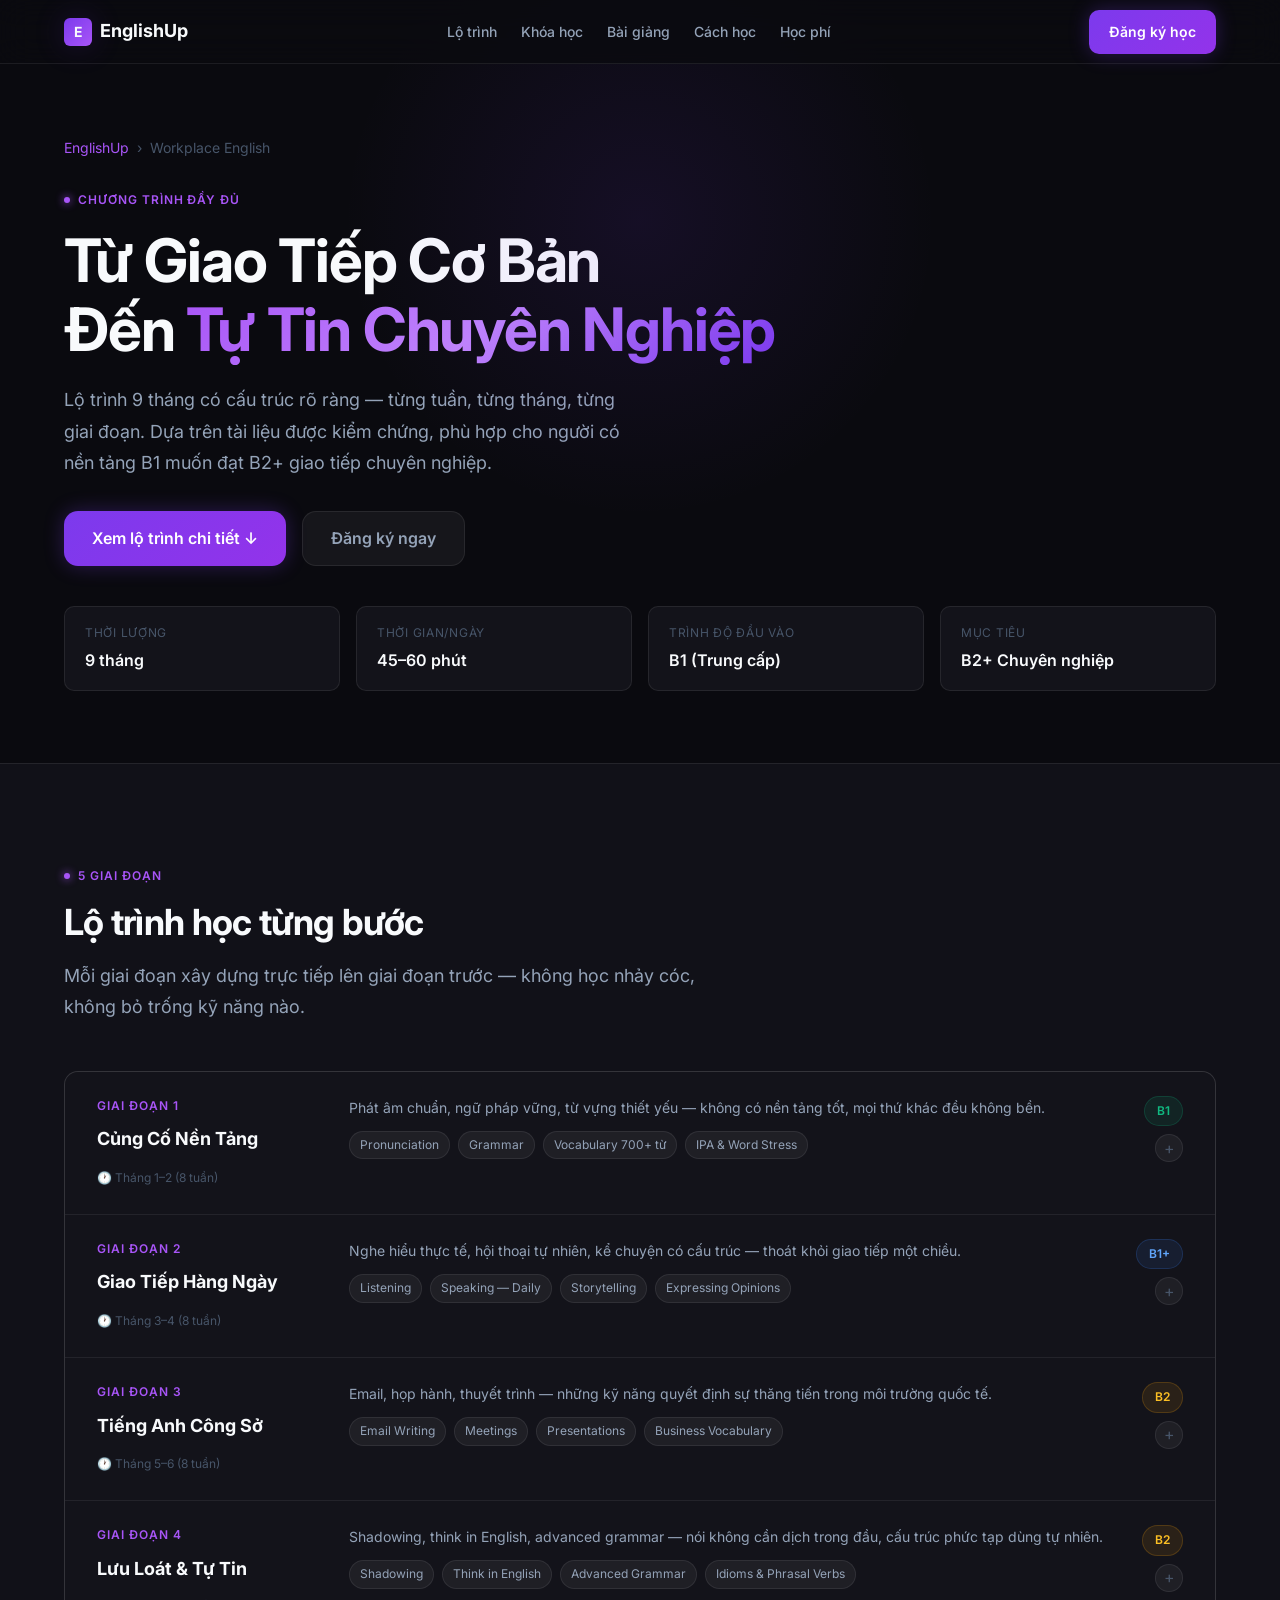
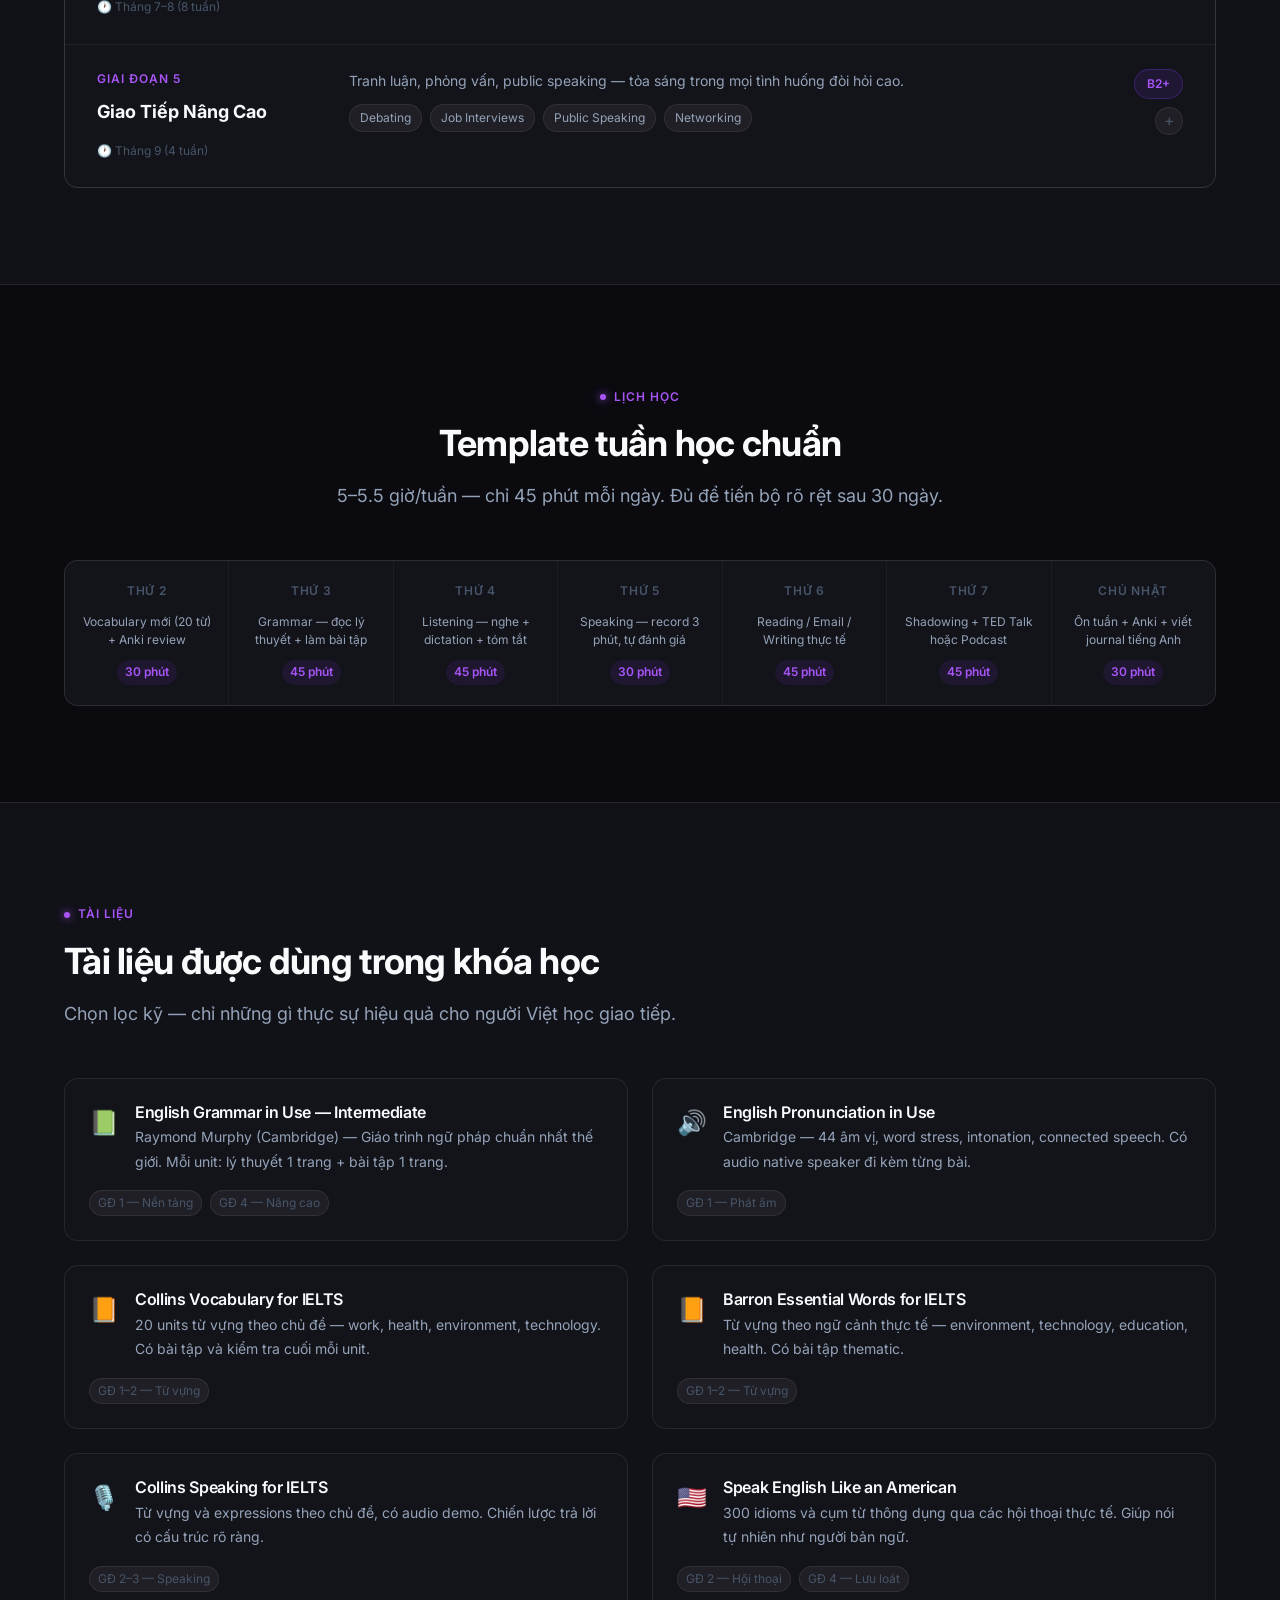
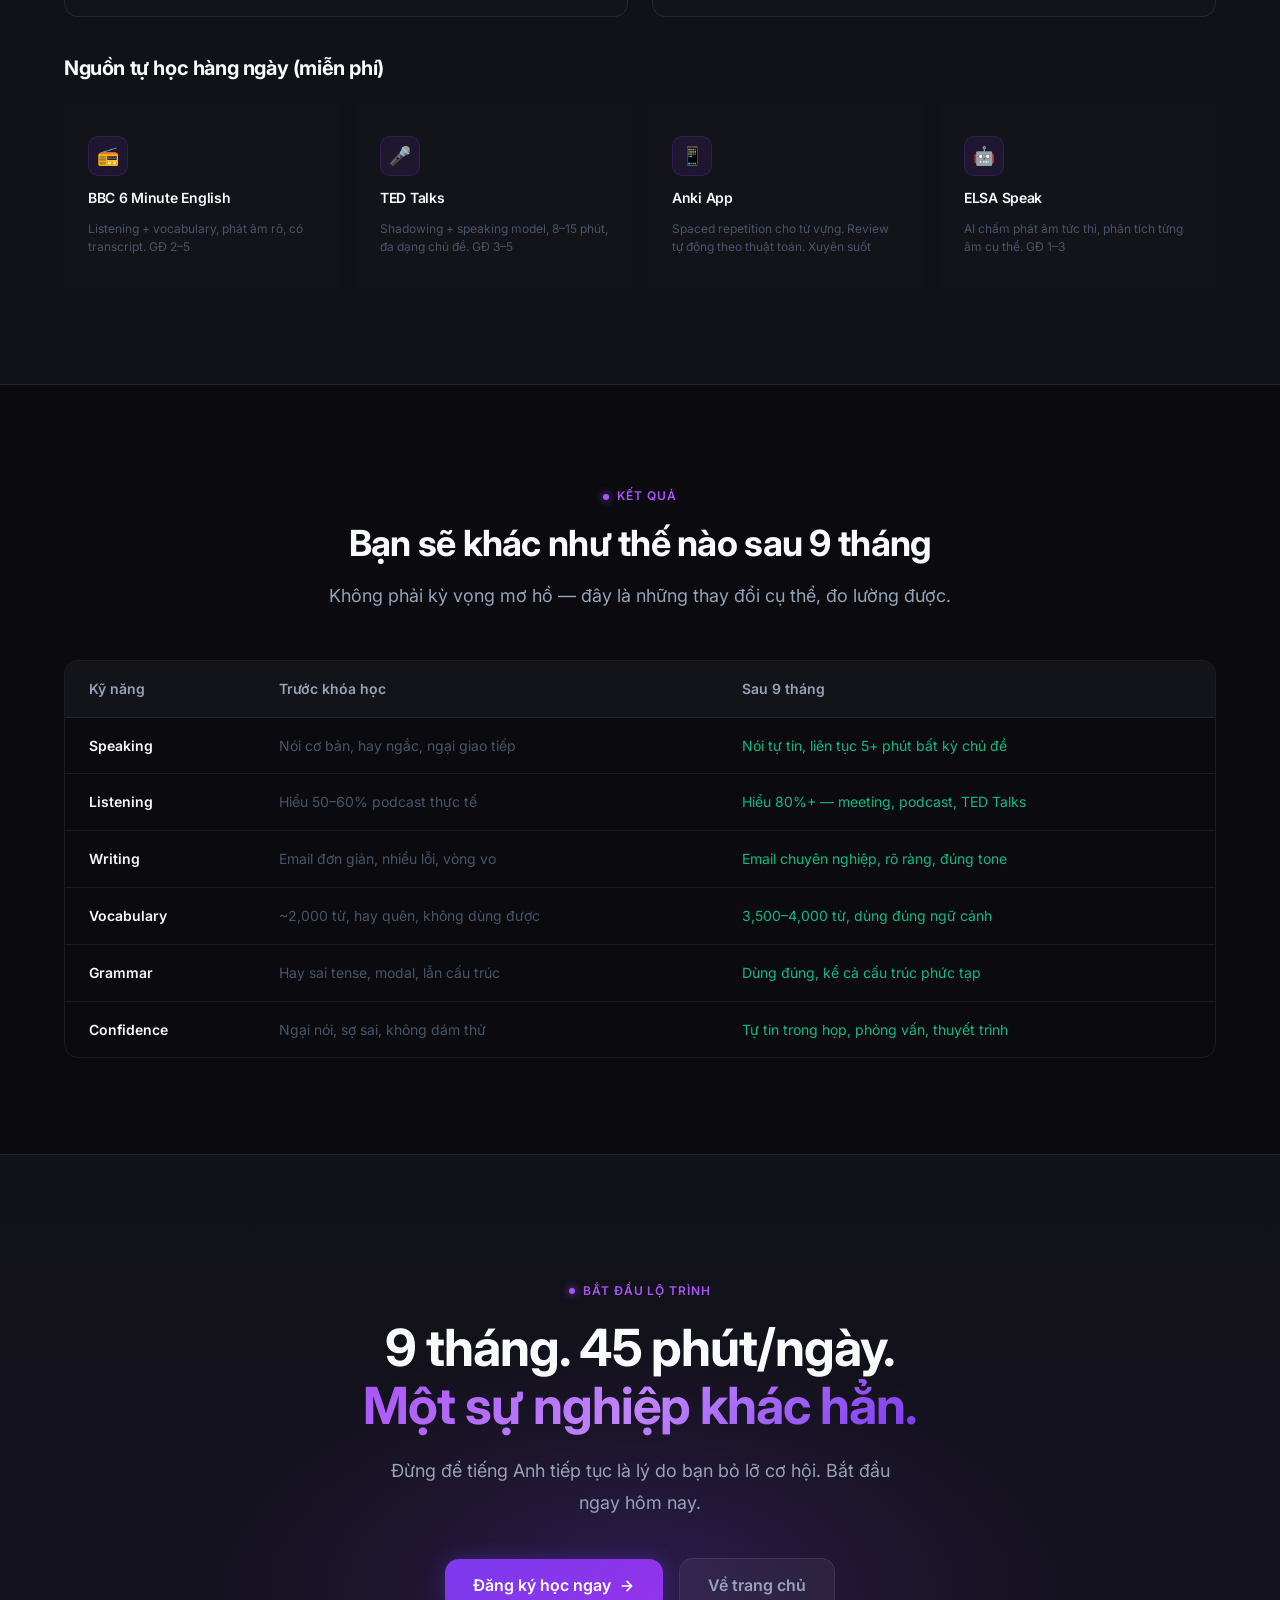
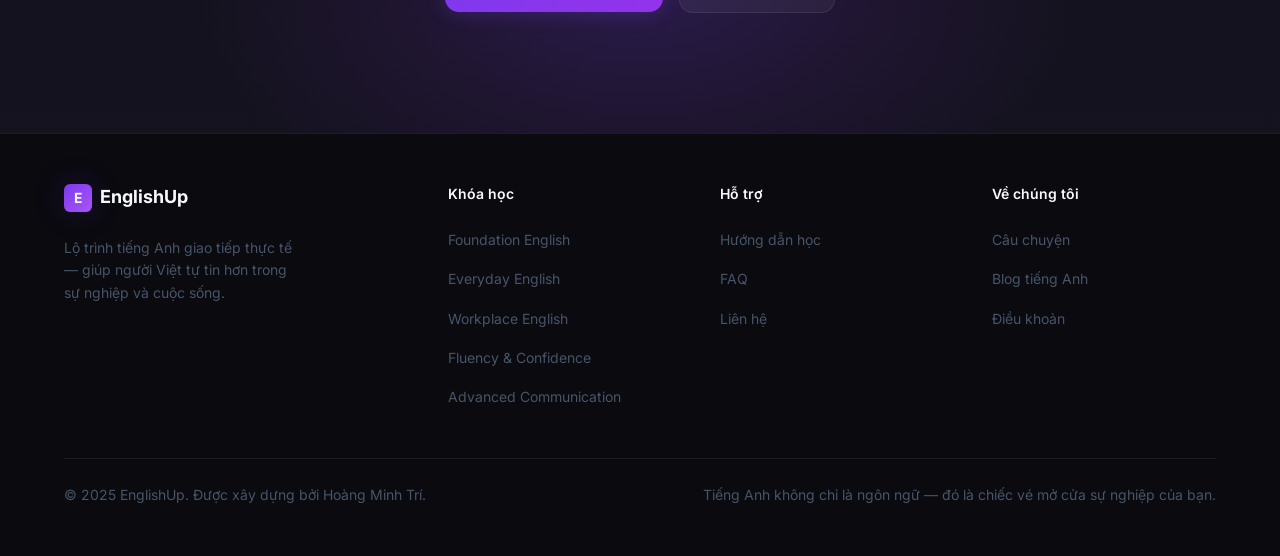
<file: course.html>
<!DOCTYPE html>
<html lang="vi">
<head>
  <meta charset="UTF-8" />
  <meta name="viewport" content="width=device-width, initial-scale=1.0" />
  <meta name="description" content="Chương trình học tiếng Anh giao tiếp 9 tháng — từ B1 lên B2+ tự tin chuyên nghiệp." />
  <title>Chương Trình 9 Tháng — EnglishUp</title>
  <link rel="preconnect" href="https://fonts.googleapis.com" />
  <link rel="preconnect" href="https://fonts.gstatic.com" crossorigin />
  <link href="https://fonts.googleapis.com/css2?family=Inter:wght@400;500;600;700&display=swap" rel="stylesheet" />
  <link rel="stylesheet" href="css/variables.css" />
  <link rel="stylesheet" href="css/base.css" />
  <link rel="stylesheet" href="css/layout.css" />
  <link rel="stylesheet" href="css/components.css" />
  <style>
    /* ── Page-specific styles ── */
    .course-hero {
      padding-top: calc(var(--nav-height) + 72px);
      padding-bottom: 72px;
      position: relative;
      overflow: hidden;
    }
    .course-hero::before {
      content: '';
      position: absolute;
      top: -80px; left: 50%;
      transform: translateX(-50%);
      width: 600px; height: 600px;
      background: radial-gradient(ellipse, rgba(124,58,237,.1) 0%, transparent 70%);
      pointer-events: none;
    }
    .course-hero .breadcrumb {
      display: flex; align-items: center; gap: var(--sp-2);
      font-size: var(--text-sm); color: var(--text-muted);
      margin-bottom: var(--sp-6);
    }
    .course-hero .breadcrumb a { color: var(--accent-light); }
    .course-hero .breadcrumb span { color: var(--text-muted); }

    .course-meta-grid {
      display: grid;
      grid-template-columns: repeat(4, 1fr);
      gap: var(--sp-4);
      margin-top: var(--sp-10);
    }
    .course-meta-card {
      background: var(--bg-card);
      border: 1px solid var(--border);
      border-radius: var(--radius-md);
      padding: var(--sp-4) var(--sp-5);
    }
    .course-meta-label {
      font-size: var(--text-xs);
      color: var(--text-muted);
      text-transform: uppercase;
      letter-spacing: .06em;
      margin-bottom: var(--sp-1);
    }
    .course-meta-value {
      font-size: var(--text-base);
      font-weight: var(--fw-semibold);
      color: var(--text-primary);
    }

    /* ── Phase Timeline ── */
    .timeline-section { background: var(--bg-surface); border-top: 1px solid var(--border); border-bottom: 1px solid var(--border); }

    .phase-list { display: flex; flex-direction: column; gap: 1px; background: var(--border); border: 1px solid var(--border); border-radius: var(--radius-lg); overflow: hidden; }

    .phase-item {
      background: var(--bg-card);
      padding: var(--sp-6) var(--sp-8);
      display: grid;
      grid-template-columns: 220px 1fr auto;
      gap: var(--sp-8);
      align-items: start;
      cursor: pointer;
      transition: var(--transition);
    }
    .phase-item:hover { background: rgba(124,58,237,.04); }
    .phase-item.is-open { background: rgba(124,58,237,.06); }

    .phase-left {}
    .phase-number {
      font-size: var(--text-xs);
      font-weight: var(--fw-semibold);
      color: var(--accent-light);
      text-transform: uppercase;
      letter-spacing: .08em;
      margin-bottom: var(--sp-2);
    }
    .phase-title { font-size: var(--text-lg); font-weight: var(--fw-bold); margin-bottom: var(--sp-2); }
    .phase-duration {
      display: inline-flex; align-items: center; gap: var(--sp-1);
      font-size: var(--text-xs); color: var(--text-muted);
    }

    .phase-center {}
    .phase-desc { font-size: var(--text-sm); color: var(--text-secondary); line-height: 1.65; margin-bottom: var(--sp-3); }
    .phase-skills { display: flex; flex-wrap: wrap; gap: var(--sp-2); }
    .skill-chip {
      padding: 3px 10px;
      background: rgba(255,255,255,.05);
      border: 1px solid var(--border);
      border-radius: var(--radius-full);
      font-size: var(--text-xs);
      color: var(--text-secondary);
    }

    .phase-right {
      text-align: right;
      display: flex; flex-direction: column; align-items: flex-end; gap: var(--sp-2);
    }
    .phase-level {
      font-size: var(--text-xs); font-weight: var(--fw-semibold);
      padding: 4px 12px;
      border-radius: var(--radius-full);
    }
    .level-b1   { background: rgba(16,185,129,.1);  color: #10b981; border: 1px solid rgba(16,185,129,.2); }
    .level-b1p  { background: rgba(59,130,246,.1);  color: #60a5fa; border: 1px solid rgba(59,130,246,.2); }
    .level-b2   { background: rgba(245,158,11,.1);  color: #fbbf24; border: 1px solid rgba(245,158,11,.2); }
    .level-b2p  { background: rgba(124,58,237,.12); color: var(--accent-light); border: 1px solid rgba(124,58,237,.3); }

    .phase-toggle {
      width: 28px; height: 28px;
      border-radius: var(--radius-full);
      background: rgba(255,255,255,.05);
      border: 1px solid var(--border);
      display: flex; align-items: center; justify-content: center;
      color: var(--text-muted);
      font-size: 16px;
      transition: var(--transition);
    }
    .phase-item.is-open .phase-toggle { background: rgba(124,58,237,.15); border-color: rgba(124,58,237,.3); color: var(--accent-light); transform: rotate(45deg); }

    /* Phase detail panel */
    .phase-detail {
      display: none;
      background: rgba(124,58,237,.03);
      border-top: 1px solid var(--border);
      padding: var(--sp-8);
      grid-column: 1 / -1;
    }
    .phase-item.is-open .phase-detail { display: block; }

    .month-grid { display: grid; grid-template-columns: 1fr 1fr; gap: var(--sp-6); }
    .month-card {
      background: var(--bg-surface);
      border: 1px solid var(--border);
      border-radius: var(--radius-lg);
      padding: var(--sp-6);
    }
    .month-header {
      display: flex; align-items: center; gap: var(--sp-3);
      margin-bottom: var(--sp-5);
      padding-bottom: var(--sp-4);
      border-bottom: 1px solid var(--border);
    }
    .month-num {
      width: 32px; height: 32px;
      background: linear-gradient(135deg, var(--accent) 0%, var(--accent-light) 100%);
      border-radius: var(--radius-sm);
      display: flex; align-items: center; justify-content: center;
      font-size: var(--text-xs); font-weight: var(--fw-bold); color: #fff;
      flex-shrink: 0;
    }
    .month-title { font-size: var(--text-base); font-weight: var(--fw-semibold); }

    .week-list { display: flex; flex-direction: column; gap: var(--sp-4); }
    .week-item {}
    .week-label {
      font-size: var(--text-xs); font-weight: var(--fw-semibold);
      color: var(--accent-light); text-transform: uppercase; letter-spacing: .06em;
      margin-bottom: var(--sp-2);
    }
    .week-topics { display: flex; flex-direction: column; gap: var(--sp-2); }
    .week-topic {
      display: flex; align-items: flex-start; gap: var(--sp-2);
      font-size: var(--text-sm); color: var(--text-secondary); line-height: 1.5;
    }
    .week-topic::before { content: '–'; color: var(--text-muted); flex-shrink: 0; margin-top: 1px; }

    .resource-tag {
      display: inline-flex; align-items: center; gap: var(--sp-1);
      padding: 2px 8px;
      background: rgba(124,58,237,.08);
      border: 1px solid rgba(124,58,237,.15);
      border-radius: var(--radius-full);
      font-size: var(--text-xs);
      color: var(--accent-light);
      margin-top: var(--sp-1);
    }

    .milestone-box {
      margin-top: var(--sp-6);
      padding: var(--sp-5);
      background: rgba(16,185,129,.05);
      border: 1px solid rgba(16,185,129,.15);
      border-radius: var(--radius-md);
    }
    .milestone-box-title {
      font-size: var(--text-sm); font-weight: var(--fw-semibold);
      color: #10b981; margin-bottom: var(--sp-3);
      display: flex; align-items: center; gap: var(--sp-2);
    }
    .milestone-list { display: flex; flex-direction: column; gap: var(--sp-2); }
    .milestone-item {
      display: flex; align-items: flex-start; gap: var(--sp-2);
      font-size: var(--text-sm); color: var(--text-secondary);
    }
    .milestone-item::before { content: '✓'; color: #10b981; font-weight: var(--fw-bold); flex-shrink: 0; }

    /* ── Resources table ── */
    .resources-grid {
      display: grid;
      grid-template-columns: repeat(2, 1fr);
      gap: var(--sp-6);
    }
    .resource-card {
      background: var(--bg-card);
      border: 1px solid var(--border);
      border-radius: var(--radius-lg);
      padding: var(--sp-6);
      transition: var(--transition);
    }
    .resource-card:hover { border-color: var(--border-hover); transform: translateY(-2px); }
    .resource-card-header { display: flex; align-items: flex-start; gap: var(--sp-4); margin-bottom: var(--sp-4); }
    .resource-icon { font-size: 24px; flex-shrink: 0; }
    .resource-card h4 { font-size: var(--text-base); font-weight: var(--fw-semibold); }
    .resource-card p { font-size: var(--text-sm); color: var(--text-secondary); margin-top: var(--sp-1); }
    .resource-phases { display: flex; gap: var(--sp-2); flex-wrap: wrap; margin-top: var(--sp-3); }
    .resource-phase-tag {
      padding: 2px 8px;
      background: rgba(255,255,255,.05);
      border: 1px solid var(--border);
      border-radius: var(--radius-full);
      font-size: var(--text-xs); color: var(--text-muted);
    }

    /* ── Weekly schedule ── */
    .schedule-grid {
      display: grid;
      grid-template-columns: repeat(7, 1fr);
      gap: 1px;
      background: var(--border);
      border: 1px solid var(--border);
      border-radius: var(--radius-lg);
      overflow: hidden;
    }
    .schedule-day {
      background: var(--bg-card);
      padding: var(--sp-5) var(--sp-4);
      text-align: center;
    }
    .schedule-day-name {
      font-size: var(--text-xs); font-weight: var(--fw-semibold);
      color: var(--text-muted); text-transform: uppercase; letter-spacing: .06em;
      margin-bottom: var(--sp-3);
    }
    .schedule-activity {
      font-size: var(--text-xs); color: var(--text-secondary);
      line-height: 1.5; margin-bottom: var(--sp-2);
    }
    .schedule-time {
      display: inline-flex; align-items: center; justify-content: center;
      padding: 2px 8px;
      background: rgba(124,58,237,.1);
      border-radius: var(--radius-full);
      font-size: var(--text-xs); color: var(--accent-light);
      font-weight: var(--fw-semibold);
    }

    /* ── Outcome table ── */
    .outcome-table {
      width: 100%;
      border-collapse: separate;
      border-spacing: 0;
      border: 1px solid var(--border);
      border-radius: var(--radius-lg);
      overflow: hidden;
    }
    .outcome-table th {
      background: var(--bg-card);
      padding: var(--sp-4) var(--sp-6);
      text-align: left;
      font-size: var(--text-sm); font-weight: var(--fw-semibold);
      color: var(--text-secondary);
      border-bottom: 1px solid var(--border);
    }
    .outcome-table td {
      padding: var(--sp-4) var(--sp-6);
      font-size: var(--text-sm); color: var(--text-secondary);
      border-bottom: 1px solid var(--border);
    }
    .outcome-table tr:last-child td { border-bottom: none; }
    .outcome-table tr:hover td { background: rgba(124,58,237,.03); }
    .outcome-table td:first-child { font-weight: var(--fw-semibold); color: var(--text-primary); }
    .outcome-before { color: var(--text-muted) !important; }
    .outcome-after { color: #10b981 !important; }

    @media (max-width: 1024px) {
      .phase-item { grid-template-columns: 1fr; }
      .phase-right { flex-direction: row; align-items: center; }
      .month-grid { grid-template-columns: 1fr; }
      .resources-grid { grid-template-columns: 1fr; }
      .schedule-grid { grid-template-columns: repeat(4, 1fr); }
      .course-meta-grid { grid-template-columns: repeat(2, 1fr); }
    }
    @media (max-width: 640px) {
      .schedule-grid { grid-template-columns: 1fr 1fr; }
      .phase-item { padding: var(--sp-5); }
    }
  </style>
</head>
<body>

<!-- NAV -->
<nav class="nav">
  <div class="container nav__inner">
    <a href="index.html" class="nav__logo">
      <div class="nav__logo-icon">E</div>
      EnglishUp
    </a>
    <ul class="nav__links">
      <li><a href="index.html#lo-trinh" class="nav__link">Lộ trình</a></li>
      <li><a href="index.html#khoa-hoc" class="nav__link">Khóa học</a></li>
      <li><a href="lessons/index.html" class="nav__link">Bài giảng</a></li>
      <li><a href="index.html#cach-hoc" class="nav__link">Cách học</a></li>
      <li><a href="index.html#hoc-phi" class="nav__link">Học phí</a></li>
    </ul>
    <div class="nav__actions">
      <a href="index.html#hoc-phi" class="btn btn-primary">Đăng ký học</a>
    </div>
    <button class="nav__hamburger" aria-label="Mở menu"><span></span><span></span><span></span></button>
  </div>
</nav>
<div class="nav__mobile">
  <a href="index.html#lo-trinh" class="nav__link">Lộ trình</a>
  <a href="index.html#khoa-hoc" class="nav__link">Khóa học</a>
  <a href="lessons/index.html" class="nav__link">Bài giảng</a>
  <a href="index.html#hoc-phi" class="nav__link">Học phí</a>
  <a href="index.html#hoc-phi" class="btn btn-primary">Đăng ký học</a>
</div>


<!-- HERO -->
<section class="course-hero">
  <div class="container">
    <nav class="breadcrumb" aria-label="Breadcrumb">
      <a href="index.html">EnglishUp</a>
      <span>›</span>
      <span>Workplace English</span>
    </nav>

    <div class="section-label">Chương trình đầy đủ</div>
    <h1 style="max-width:760px; margin-bottom: var(--sp-5);">
      Từ Giao Tiếp Cơ Bản<br/>
      Đến <span class="gradient-text">Tự Tin Chuyên Nghiệp</span>
    </h1>
    <p style="max-width:560px; font-size: var(--text-lg); margin-bottom: var(--sp-8);">
      Lộ trình 9 tháng có cấu trúc rõ ràng — từng tuần, từng tháng, từng giai đoạn. Dựa trên tài liệu được kiểm chứng, phù hợp cho người có nền tảng B1 muốn đạt B2+ giao tiếp chuyên nghiệp.
    </p>
    <div style="display:flex; gap: var(--sp-4); flex-wrap:wrap;">
      <a href="#lo-trinh-chi-tiet" class="btn btn-primary btn-lg">Xem lộ trình chi tiết ↓</a>
      <a href="index.html#hoc-phi" class="btn btn-secondary btn-lg">Đăng ký ngay</a>
    </div>

    <div class="course-meta-grid">
      <div class="course-meta-card">
        <div class="course-meta-label">Thời lượng</div>
        <div class="course-meta-value">9 tháng</div>
      </div>
      <div class="course-meta-card">
        <div class="course-meta-label">Thời gian/ngày</div>
        <div class="course-meta-value">45–60 phút</div>
      </div>
      <div class="course-meta-card">
        <div class="course-meta-label">Trình độ đầu vào</div>
        <div class="course-meta-value">B1 (Trung cấp)</div>
      </div>
      <div class="course-meta-card">
        <div class="course-meta-label">Mục tiêu</div>
        <div class="course-meta-value">B2+ Chuyên nghiệp</div>
      </div>
    </div>
  </div>
</section>


<!-- PHASE TIMELINE -->
<section class="timeline-section" id="lo-trinh-chi-tiet">
  <div class="container">
    <div class="section-header" data-animate>
      <div class="section-label">5 Giai Đoạn</div>
      <h2>Lộ trình học từng bước</h2>
      <p>Mỗi giai đoạn xây dựng trực tiếp lên giai đoạn trước — không học nhảy cóc, không bỏ trống kỹ năng nào.</p>
    </div>

    <div class="phase-list" data-animate>

      <!-- Phase 1 -->
      <div class="phase-item" onclick="togglePhase(this)">
        <div class="phase-left">
          <div class="phase-number">Giai đoạn 1</div>
          <div class="phase-title">Củng Cố Nền Tảng</div>
          <div class="phase-duration">🕐 Tháng 1–2 (8 tuần)</div>
        </div>
        <div class="phase-center">
          <p class="phase-desc">Phát âm chuẩn, ngữ pháp vững, từ vựng thiết yếu — không có nền tảng tốt, mọi thứ khác đều không bền.</p>
          <div class="phase-skills">
            <span class="skill-chip">Pronunciation</span>
            <span class="skill-chip">Grammar</span>
            <span class="skill-chip">Vocabulary 700+ từ</span>
            <span class="skill-chip">IPA & Word Stress</span>
          </div>
        </div>
        <div class="phase-right">
          <span class="phase-level level-b1">B1</span>
          <div class="phase-toggle">+</div>
        </div>

        <div class="phase-detail">
          <div class="month-grid">
            <div class="month-card">
              <div class="month-header">
                <div class="month-num">1</div>
                <div class="month-title">Tháng 1 — Phát Âm & Ngữ Pháp</div>
              </div>
              <div class="week-list">
                <div class="week-item">
                  <div class="week-label">Tuần 1–2: Phát Âm</div>
                  <div class="week-topics">
                    <div class="week-topic">44 âm vị tiếng Anh (vowels, consonants, diphthongs)</div>
                    <div class="week-topic">Word stress & sentence stress</div>
                    <div class="week-topic">Intonation cơ bản (rising/falling)</div>
                    <div class="week-topic">Weak forms & connected speech</div>
                    <div class="week-topic">Shadowing 15 phút/ngày với native audio</div>
                  </div>
                  <div class="resource-tag">📘 English Pronunciation in Use (Cambridge)</div>
                </div>
                <div class="week-item">
                  <div class="week-label">Tuần 3–4: Ngữ Pháp Giao Tiếp</div>
                  <div class="week-topics">
                    <div class="week-topic">Present Simple vs Continuous (Unit 1–4)</div>
                    <div class="week-topic">Past Simple vs Present Perfect (Unit 5–10)</div>
                    <div class="week-topic">Modal verbs: can/could/would/should (Unit 25–30)</div>
                    <div class="week-topic">Conditionals 1 & 2 (Unit 38–40)</div>
                    <div class="week-topic">Reported speech cơ bản (Unit 47–48)</div>
                  </div>
                  <div class="resource-tag">📗 English Grammar in Use — Intermediate (Murphy)</div>
                </div>
              </div>
            </div>

            <div class="month-card">
              <div class="month-header">
                <div class="month-num">2</div>
                <div class="month-title">Tháng 2 — Từ Vựng Theo Chủ Đề</div>
              </div>
              <div class="week-list">
                <div class="week-item">
                  <div class="week-label">Tuần 5–6: Nhóm 1 — Bản Thân & Cuộc Sống</div>
                  <div class="week-topics">
                    <div class="week-topic">Work & Career — 100 từ (nghề nghiệp, kỹ năng)</div>
                    <div class="week-topic">Education & Learning — 80 từ</div>
                    <div class="week-topic">Health & Lifestyle — 80 từ</div>
                    <div class="week-topic">Technology — 80 từ</div>
                    <div class="week-topic">Anki flashcards: 20 từ/ngày + spaced repetition</div>
                  </div>
                  <div class="resource-tag">📙 Collins Vocabulary for IELTS (Unit 1–10)</div>
                </div>
                <div class="week-item">
                  <div class="week-label">Tuần 7–8: Nhóm 2 — Thế Giới & Xã Hội</div>
                  <div class="week-topics">
                    <div class="week-topic">Environment & Economy — 180 từ</div>
                    <div class="week-topic">Communication & Media — 70 từ</div>
                    <div class="week-topic">Science & Innovation — 80 từ</div>
                    <div class="week-topic">Collocations: make a decision, reach a goal…</div>
                    <div class="week-topic">Bài tập: dùng từ mới trong câu chuyện 2–3 phút</div>
                  </div>
                  <div class="resource-tag">📙 Barron Essential Words for IELTS</div>
                </div>
              </div>
            </div>
          </div>

          <div class="milestone-box">
            <div class="milestone-box-title">🎯 Milestone Giai Đoạn 1</div>
            <div class="milestone-list">
              <div class="milestone-item">Nói về bản thân, công việc, sở thích trong 3 phút không bị "á ờ" dừng</div>
              <div class="milestone-item">Đọc email công việc đơn giản và hiểu được 85%+</div>
              <div class="milestone-item">Phát âm đúng stress 80%+ từ vựng đã học</div>
              <div class="milestone-item">Không lẫn lộn past simple / present perfect khi nói</div>
            </div>
          </div>
        </div>
      </div>

      <!-- Phase 2 -->
      <div class="phase-item" onclick="togglePhase(this)">
        <div class="phase-left">
          <div class="phase-number">Giai đoạn 2</div>
          <div class="phase-title">Giao Tiếp Hàng Ngày</div>
          <div class="phase-duration">🕐 Tháng 3–4 (8 tuần)</div>
        </div>
        <div class="phase-center">
          <p class="phase-desc">Nghe hiểu thực tế, hội thoại tự nhiên, kể chuyện có cấu trúc — thoát khỏi giao tiếp một chiều.</p>
          <div class="phase-skills">
            <span class="skill-chip">Listening</span>
            <span class="skill-chip">Speaking — Daily</span>
            <span class="skill-chip">Storytelling</span>
            <span class="skill-chip">Expressing Opinions</span>
          </div>
        </div>
        <div class="phase-right">
          <span class="phase-level level-b1p">B1+</span>
          <div class="phase-toggle">+</div>
        </div>

        <div class="phase-detail">
          <div class="month-grid">
            <div class="month-card">
              <div class="month-header">
                <div class="month-num">3</div>
                <div class="month-title">Tháng 3 — Listening & Hội Thoại Cơ Bản</div>
              </div>
              <div class="week-list">
                <div class="week-item">
                  <div class="week-label">Tuần 9–10: Listening Thực Tế</div>
                  <div class="week-topics">
                    <div class="week-topic">Nghe & điền từ (note completion)</div>
                    <div class="week-topic">Nhận ra paraphrasing — cùng ý, khác từ</div>
                    <div class="week-topic">Nghe hội thoại và tóm tắt bằng lời mình</div>
                    <div class="week-topic">20 phút/ngày: BBC 6 Minute English + dictation</div>
                  </div>
                  <div class="resource-tag">🎧 BBC Learning English + VOA Special English</div>
                </div>
                <div class="week-item">
                  <div class="week-label">Tuần 11–12: 50 Tình Huống Hội Thoại</div>
                  <div class="week-topics">
                    <div class="week-topic">Tự giới thiệu chuyên nghiệp (1–2 phút)</div>
                    <div class="week-topic">Small talk: thời tiết, cuối tuần, sở thích</div>
                    <div class="week-topic">Đặt lịch, xác nhận meeting, hỏi clarification</div>
                    <div class="week-topic">Fluency fillers: "Well…", "That's a good point…"</div>
                    <div class="week-topic">Record giọng 3 phút/ngày, tự nghe lại nhận xét</div>
                  </div>
                  <div class="resource-tag">📕 Collins Speaking for IELTS (Unit 1–8)</div>
                </div>
              </div>
            </div>

            <div class="month-card">
              <div class="month-header">
                <div class="month-num">4</div>
                <div class="month-title">Tháng 4 — Ý Kiến & Kể Chuyện</div>
              </div>
              <div class="week-list">
                <div class="week-item">
                  <div class="week-label">Tuần 13–14: Expressing Opinions</div>
                  <div class="week-topics">
                    <div class="week-topic">"I think / I believe / From my perspective…"</div>
                    <div class="week-topic">Đồng ý/không đồng ý lịch sự: "That's fair, however…"</div>
                    <div class="week-topic">Cấu trúc PEEL: Point → Explain → Example → Link</div>
                    <div class="week-topic">Bài tập: 1 chủ đề/ngày, nói 2 phút theo PEEL</div>
                  </div>
                </div>
                <div class="week-item">
                  <div class="week-label">Tuần 15–16: Storytelling</div>
                  <div class="week-topics">
                    <div class="week-topic">Cấu trúc: Setting → Problem → Action → Result → Lesson</div>
                    <div class="week-topic">Linking: "At first… then… suddenly… eventually…"</div>
                    <div class="week-topic">Kể dự án thành công, tình huống khó, người mentor</div>
                    <div class="week-topic">100 idioms & phrasal verbs trong ngữ cảnh thực</div>
                  </div>
                  <div class="resource-tag">📗 Speak English Like an American</div>
                </div>
              </div>
            </div>
          </div>

          <div class="milestone-box">
            <div class="milestone-box-title">🎯 Milestone Giai Đoạn 2</div>
            <div class="milestone-list">
              <div class="milestone-item">Nghe podcast 10 phút và tóm tắt được 75%+ nội dung</div>
              <div class="milestone-item">Nói liên tục về 1 chủ đề quen thuộc trong 3–5 phút</div>
              <div class="milestone-item">Duy trì cuộc trò chuyện 10 phút không bị tắc</div>
            </div>
          </div>
        </div>
      </div>

      <!-- Phase 3 -->
      <div class="phase-item" onclick="togglePhase(this)">
        <div class="phase-left">
          <div class="phase-number">Giai đoạn 3</div>
          <div class="phase-title">Tiếng Anh Công Sở</div>
          <div class="phase-duration">🕐 Tháng 5–6 (8 tuần)</div>
        </div>
        <div class="phase-center">
          <p class="phase-desc">Email, họp hành, thuyết trình — những kỹ năng quyết định sự thăng tiến trong môi trường quốc tế.</p>
          <div class="phase-skills">
            <span class="skill-chip">Email Writing</span>
            <span class="skill-chip">Meetings</span>
            <span class="skill-chip">Presentations</span>
            <span class="skill-chip">Business Vocabulary</span>
          </div>
        </div>
        <div class="phase-right">
          <span class="phase-level level-b2">B2</span>
          <div class="phase-toggle">+</div>
        </div>

        <div class="phase-detail">
          <div class="month-grid">
            <div class="month-card">
              <div class="month-header">
                <div class="month-num">5</div>
                <div class="month-title">Tháng 5 — Email & Written Communication</div>
              </div>
              <div class="week-list">
                <div class="week-item">
                  <div class="week-label">Tuần 17–18: 10 Loại Email Thực Tế</div>
                  <div class="week-topics">
                    <div class="week-topic">Email giới thiệu (joining team), xin họp, báo cáo tiến độ</div>
                    <div class="week-topic">Email từ chối lịch sự, follow-up, xin lỗi trễ deadline</div>
                    <div class="week-topic">Email complaint / escalation có cấu trúc</div>
                    <div class="week-topic">100 business email phrases chuyên nghiệp</div>
                    <div class="week-topic">Checklist tự đánh giá: Clear / Polite / Concise</div>
                  </div>
                </div>
                <div class="week-item">
                  <div class="week-label">Tuần 19–20: Reports & Slack Communication</div>
                  <div class="week-topics">
                    <div class="week-topic">Viết project update, weekly summary ngắn gọn</div>
                    <div class="week-topic">Bullet points vs. paragraph — khi nào dùng cái nào</div>
                    <div class="week-topic">Action items: rõ ràng ai làm gì, khi nào</div>
                    <div class="week-topic">Slack/Teams: professional nhưng không quá formal</div>
                  </div>
                </div>
              </div>
            </div>

            <div class="month-card">
              <div class="month-header">
                <div class="month-num">6</div>
                <div class="month-title">Tháng 6 — Meetings & Presentations</div>
              </div>
              <div class="week-list">
                <div class="week-item">
                  <div class="week-label">Tuần 21–22: Kỹ Năng Họp</div>
                  <div class="week-topics">
                    <div class="week-topic">Mở meeting: "Shall we get started? / Let's go through the agenda…"</div>
                    <div class="week-topic">Clarify: "Could you clarify…? / Just to confirm…"</div>
                    <div class="week-topic">Ngắt lời: "Sorry to interrupt, but… / If I may add…"</div>
                    <div class="week-topic">Khi không nghe/hiểu: xử lý tự nhiên, không xấu hổ</div>
                    <div class="week-topic">80 meeting phrases + role-play 3 tình huống/tuần</div>
                  </div>
                </div>
                <div class="week-item">
                  <div class="week-label">Tuần 23–24: Thuyết Trình</div>
                  <div class="week-topics">
                    <div class="week-topic">Cấu trúc: Hook → Agenda → Body → Transitions → Closing</div>
                    <div class="week-topic">Voice projection, pace, pausing for effect</div>
                    <div class="week-topic">Q&A: "That's a great question. Let me think…"</div>
                    <div class="week-topic">Bài tập: thuyết trình 5 phút mỗi tuần, record & review</div>
                  </div>
                </div>
              </div>
            </div>
          </div>

          <div class="milestone-box">
            <div class="milestone-box-title">🎯 Milestone Giai Đoạn 3</div>
            <div class="milestone-list">
              <div class="milestone-item">Viết email chuyên nghiệp trong 10 phút, không cần Google dịch</div>
              <div class="milestone-item">Tham gia meeting, hiểu 85%+ nội dung, nói được 3–4 lần</div>
              <div class="milestone-item">Thuyết trình 5 phút về chủ đề quen thuộc không bị ngập ngừng nhiều</div>
            </div>
          </div>
        </div>
      </div>

      <!-- Phase 4 -->
      <div class="phase-item" onclick="togglePhase(this)">
        <div class="phase-left">
          <div class="phase-number">Giai đoạn 4</div>
          <div class="phase-title">Lưu Loát & Tự Tin</div>
          <div class="phase-duration">🕐 Tháng 7–8 (8 tuần)</div>
        </div>
        <div class="phase-center">
          <p class="phase-desc">Shadowing, think in English, advanced grammar — nói không cần dịch trong đầu, cấu trúc phức tạp dùng tự nhiên.</p>
          <div class="phase-skills">
            <span class="skill-chip">Shadowing</span>
            <span class="skill-chip">Think in English</span>
            <span class="skill-chip">Advanced Grammar</span>
            <span class="skill-chip">Idioms & Phrasal Verbs</span>
          </div>
        </div>
        <div class="phase-right">
          <span class="phase-level level-b2">B2</span>
          <div class="phase-toggle">+</div>
        </div>

        <div class="phase-detail">
          <div class="month-grid">
            <div class="month-card">
              <div class="month-header">
                <div class="month-num">7</div>
                <div class="month-title">Tháng 7 — Shadowing & Fluency</div>
              </div>
              <div class="week-list">
                <div class="week-item">
                  <div class="week-label">Tuần 25–26: Shadowing Protocol</div>
                  <div class="week-topics">
                    <div class="week-topic">Nghe toàn bộ 1 lần → hiểu tổng thể</div>
                    <div class="week-topic">Nghe từng câu → lặp lại y chang (cả intonation)</div>
                    <div class="week-topic">Đọc theo script → chú ý connected speech</div>
                    <div class="week-topic">Shadow không script → so sánh với bản gốc</div>
                    <div class="week-topic">20 phút/ngày với TED Talks & Rachel's English</div>
                  </div>
                </div>
                <div class="week-item">
                  <div class="week-label">Tuần 27–28: Think in English</div>
                  <div class="week-topics">
                    <div class="week-topic">Tự nói chuyện với bản thân bằng tiếng Anh</div>
                    <div class="week-topic">Viết nhật ký 5 phút/ngày bằng tiếng Anh</div>
                    <div class="week-topic">100 idioms thực dụng trong môi trường làm việc</div>
                    <div class="week-topic">Phrasal verbs: bring up, follow up, wrap up, set up…</div>
                  </div>
                  <div class="resource-tag">📗 Speak English Like an American (Lesson 1–20)</div>
                </div>
              </div>
            </div>

            <div class="month-card">
              <div class="month-header">
                <div class="month-num">8</div>
                <div class="month-title">Tháng 8 — Advanced Grammar & Vocabulary</div>
              </div>
              <div class="week-list">
                <div class="week-item">
                  <div class="week-label">Tuần 29–30: Ngữ Pháp Nâng Cao</div>
                  <div class="week-topics">
                    <div class="week-topic">Conditional 3 & Mixed: "If I had known… I would have…"</div>
                    <div class="week-topic">Inversions: "Not only did I… / Rarely have I…"</div>
                    <div class="week-topic">Cleft sentences: "What I mean is… / It was X who…"</div>
                    <div class="week-topic">Relative clauses (defining vs. non-defining)</div>
                    <div class="week-topic">Mỗi cấu trúc → 5 câu thực tế liên quan công việc</div>
                  </div>
                </div>
                <div class="week-item">
                  <div class="week-label">Tuần 31–32: Professional Collocations</div>
                  <div class="week-topics">
                    <div class="week-topic">"Address a concern / tackle a challenge / drive growth"</div>
                    <div class="week-topic">"Foster collaboration / leverage resources / align with goals"</div>
                    <div class="week-topic">Synonyms & register: ask vs inquire, help vs facilitate</div>
                    <div class="week-topic">Hedging: "It seems that… / Arguably… / This might suggest…"</div>
                  </div>
                </div>
              </div>
            </div>
          </div>

          <div class="milestone-box">
            <div class="milestone-box-title">🎯 Milestone Giai Đoạn 4</div>
            <div class="milestone-list">
              <div class="milestone-item">Shadowing 2 phút video không bị lag quá 1–2 từ</div>
              <div class="milestone-item">Nói 5 phút liên tục, tự nhiên, không dùng "ơ, á, em muốn nói là…"</div>
              <div class="milestone-item">Viết nhật ký tiếng Anh 100 từ/ngày không cần tra từ điển nhiều</div>
            </div>
          </div>
        </div>
      </div>

      <!-- Phase 5 -->
      <div class="phase-item" onclick="togglePhase(this)">
        <div class="phase-left">
          <div class="phase-number">Giai đoạn 5</div>
          <div class="phase-title">Giao Tiếp Nâng Cao</div>
          <div class="phase-duration">🕐 Tháng 9 (4 tuần)</div>
        </div>
        <div class="phase-center">
          <p class="phase-desc">Tranh luận, phỏng vấn, public speaking — tỏa sáng trong mọi tình huống đòi hỏi cao.</p>
          <div class="phase-skills">
            <span class="skill-chip">Debating</span>
            <span class="skill-chip">Job Interviews</span>
            <span class="skill-chip">Public Speaking</span>
            <span class="skill-chip">Networking</span>
          </div>
        </div>
        <div class="phase-right">
          <span class="phase-level level-b2p">B2+</span>
          <div class="phase-toggle">+</div>
        </div>

        <div class="phase-detail">
          <div class="month-grid">
            <div class="month-card">
              <div class="month-header">
                <div class="month-num">9A</div>
                <div class="month-title">Tuần 33–34: Debating</div>
              </div>
              <div class="week-list">
                <div class="week-item">
                  <div class="week-label">Lập Luận Có Cấu Trúc</div>
                  <div class="week-topics">
                    <div class="week-topic">Claim → Reasoning → Evidence → Counterargument → Rebuttal</div>
                    <div class="week-topic">"I'd like to challenge that… / While I see your point…"</div>
                    <div class="week-topic">Chủ đề: Remote work, AI & jobs, Profit vs. Responsibility</div>
                    <div class="week-topic">Phân tích cách người thật tranh luận qua BBC HARDtalk</div>
                  </div>
                  <div class="resource-tag">📺 BBC HARDtalk + TED Debate Talks</div>
                </div>
              </div>
            </div>

            <div class="month-card">
              <div class="month-header">
                <div class="month-num">9B</div>
                <div class="month-title">Tuần 35–36: Phỏng Vấn & Public Speaking</div>
              </div>
              <div class="week-list">
                <div class="week-item">
                  <div class="week-label">Job Interview — Phương Pháp STAR</div>
                  <div class="week-topics">
                    <div class="week-topic">"Tell me about yourself" — 2 phút có cấu trúc</div>
                    <div class="week-topic">Strengths/Weaknesses, Conflict handling, 5-year plan</div>
                    <div class="week-topic">Salary negotiation phrases lịch sự nhưng tự tin</div>
                    <div class="week-topic">Câu hỏi ngược lại — thể hiện sự chuẩn bị kỹ</div>
                  </div>
                </div>
                <div class="week-item">
                  <div class="week-label">Public Speaking & Networking</div>
                  <div class="week-topics">
                    <div class="week-topic">Elevator pitch 60 giây: bản thân / dự án</div>
                    <div class="week-topic">Impromptu speaking theo PREP: Point → Reason → Example → Point</div>
                    <div class="week-topic">Networking: bắt đầu, duy trì, kết thúc conversation tự nhiên</div>
                  </div>
                </div>
              </div>
            </div>
          </div>

          <div class="milestone-box">
            <div class="milestone-box-title">🏆 Milestone Cuối Khóa — B2+</div>
            <div class="milestone-list">
              <div class="milestone-item">Phỏng vấn 15 phút bằng tiếng Anh tự tin, không cần script trước</div>
              <div class="milestone-item">Thuyết trình 10 phút về công việc thực tế và trả lời Q&A</div>
              <div class="milestone-item">Tranh luận về 1 chủ đề xã hội trong 5 phút với người khác</div>
            </div>
          </div>
        </div>
      </div>

    </div>
  </div>
</section>


<!-- WEEKLY SCHEDULE -->
<section>
  <div class="container">
    <div class="section-header centered" data-animate>
      <div class="section-label">Lịch học</div>
      <h2>Template tuần học chuẩn</h2>
      <p>5–5.5 giờ/tuần — chỉ 45 phút mỗi ngày. Đủ để tiến bộ rõ rệt sau 30 ngày.</p>
    </div>

    <div class="schedule-grid" data-animate>
      <div class="schedule-day">
        <div class="schedule-day-name">Thứ 2</div>
        <div class="schedule-activity">Vocabulary mới (20 từ) + Anki review</div>
        <div class="schedule-time">30 phút</div>
      </div>
      <div class="schedule-day">
        <div class="schedule-day-name">Thứ 3</div>
        <div class="schedule-activity">Grammar — đọc lý thuyết + làm bài tập</div>
        <div class="schedule-time">45 phút</div>
      </div>
      <div class="schedule-day">
        <div class="schedule-day-name">Thứ 4</div>
        <div class="schedule-activity">Listening — nghe + dictation + tóm tắt</div>
        <div class="schedule-time">45 phút</div>
      </div>
      <div class="schedule-day">
        <div class="schedule-day-name">Thứ 5</div>
        <div class="schedule-activity">Speaking — record 3 phút, tự đánh giá</div>
        <div class="schedule-time">30 phút</div>
      </div>
      <div class="schedule-day">
        <div class="schedule-day-name">Thứ 6</div>
        <div class="schedule-activity">Reading / Email / Writing thực tế</div>
        <div class="schedule-time">45 phút</div>
      </div>
      <div class="schedule-day">
        <div class="schedule-day-name">Thứ 7</div>
        <div class="schedule-activity">Shadowing + TED Talk hoặc Podcast</div>
        <div class="schedule-time">45 phút</div>
      </div>
      <div class="schedule-day">
        <div class="schedule-day-name">Chủ nhật</div>
        <div class="schedule-activity">Ôn tuần + Anki + viết journal tiếng Anh</div>
        <div class="schedule-time">30 phút</div>
      </div>
    </div>
  </div>
</section>


<!-- RESOURCES -->
<section style="background: var(--bg-surface); border-top: 1px solid var(--border); border-bottom: 1px solid var(--border);">
  <div class="container">
    <div class="section-header" data-animate>
      <div class="section-label">Tài liệu</div>
      <h2>Tài liệu được dùng trong khóa học</h2>
      <p>Chọn lọc kỹ — chỉ những gì thực sự hiệu quả cho người Việt học giao tiếp.</p>
    </div>

    <div class="resources-grid" data-animate>
      <div class="resource-card">
        <div class="resource-card-header">
          <div class="resource-icon">📗</div>
          <div>
            <h4>English Grammar in Use — Intermediate</h4>
            <p>Raymond Murphy (Cambridge) — Giáo trình ngữ pháp chuẩn nhất thế giới. Mỗi unit: lý thuyết 1 trang + bài tập 1 trang.</p>
          </div>
        </div>
        <div class="resource-phases">
          <span class="resource-phase-tag">GĐ 1 — Nền tảng</span>
          <span class="resource-phase-tag">GĐ 4 — Nâng cao</span>
        </div>
      </div>

      <div class="resource-card">
        <div class="resource-card-header">
          <div class="resource-icon">🔊</div>
          <div>
            <h4>English Pronunciation in Use</h4>
            <p>Cambridge — 44 âm vị, word stress, intonation, connected speech. Có audio native speaker đi kèm từng bài.</p>
          </div>
        </div>
        <div class="resource-phases">
          <span class="resource-phase-tag">GĐ 1 — Phát âm</span>
        </div>
      </div>

      <div class="resource-card">
        <div class="resource-card-header">
          <div class="resource-icon">📙</div>
          <div>
            <h4>Collins Vocabulary for IELTS</h4>
            <p>20 units từ vựng theo chủ đề — work, health, environment, technology. Có bài tập và kiểm tra cuối mỗi unit.</p>
          </div>
        </div>
        <div class="resource-phases">
          <span class="resource-phase-tag">GĐ 1–2 — Từ vựng</span>
        </div>
      </div>

      <div class="resource-card">
        <div class="resource-card-header">
          <div class="resource-icon">📙</div>
          <div>
            <h4>Barron Essential Words for IELTS</h4>
            <p>Từ vựng theo ngữ cảnh thực tế — environment, technology, education, health. Có bài tập thematic.</p>
          </div>
        </div>
        <div class="resource-phases">
          <span class="resource-phase-tag">GĐ 1–2 — Từ vựng</span>
        </div>
      </div>

      <div class="resource-card">
        <div class="resource-card-header">
          <div class="resource-icon">🎙️</div>
          <div>
            <h4>Collins Speaking for IELTS</h4>
            <p>Từ vựng và expressions theo chủ đề, có audio demo. Chiến lược trả lời có cấu trúc rõ ràng.</p>
          </div>
        </div>
        <div class="resource-phases">
          <span class="resource-phase-tag">GĐ 2–3 — Speaking</span>
        </div>
      </div>

      <div class="resource-card">
        <div class="resource-card-header">
          <div class="resource-icon">🇺🇸</div>
          <div>
            <h4>Speak English Like an American</h4>
            <p>300 idioms và cụm từ thông dụng qua các hội thoại thực tế. Giúp nói tự nhiên như người bản ngữ.</p>
          </div>
        </div>
        <div class="resource-phases">
          <span class="resource-phase-tag">GĐ 2 — Hội thoại</span>
          <span class="resource-phase-tag">GĐ 4 — Lưu loát</span>
        </div>
      </div>
    </div>

    <!-- Online resources -->
    <div style="margin-top: var(--sp-10);" data-animate>
      <h3 style="margin-bottom: var(--sp-6); font-size: var(--text-xl);">Nguồn tự học hàng ngày (miễn phí)</h3>
      <div style="display: grid; grid-template-columns: repeat(4,1fr); gap: var(--sp-4);">
        <div class="milestone-card" style="background: var(--bg-card);">
          <div class="milestone-icon">📻</div>
          <h4>BBC 6 Minute English</h4>
          <p>Listening + vocabulary, phát âm rõ, có transcript. GĐ 2–5</p>
        </div>
        <div class="milestone-card" style="background: var(--bg-card);">
          <div class="milestone-icon">🎤</div>
          <h4>TED Talks</h4>
          <p>Shadowing + speaking model, 8–15 phút, đa dạng chủ đề. GĐ 3–5</p>
        </div>
        <div class="milestone-card" style="background: var(--bg-card);">
          <div class="milestone-icon">📱</div>
          <h4>Anki App</h4>
          <p>Spaced repetition cho từ vựng. Review tự động theo thuật toán. Xuyên suốt</p>
        </div>
        <div class="milestone-card" style="background: var(--bg-card);">
          <div class="milestone-icon">🤖</div>
          <h4>ELSA Speak</h4>
          <p>AI chấm phát âm tức thì, phân tích từng âm cụ thể. GĐ 1–3</p>
        </div>
      </div>
    </div>
  </div>
</section>


<!-- OUTCOME TABLE -->
<section>
  <div class="container">
    <div class="section-header centered" data-animate>
      <div class="section-label">Kết quả</div>
      <h2>Bạn sẽ khác như thế nào sau 9 tháng</h2>
      <p>Không phải kỳ vọng mơ hồ — đây là những thay đổi cụ thể, đo lường được.</p>
    </div>

    <div data-animate>
      <table class="outcome-table">
        <thead>
          <tr>
            <th>Kỹ năng</th>
            <th>Trước khóa học</th>
            <th>Sau 9 tháng</th>
          </tr>
        </thead>
        <tbody>
          <tr>
            <td>Speaking</td>
            <td class="outcome-before">Nói cơ bản, hay ngắc, ngại giao tiếp</td>
            <td class="outcome-after">Nói tự tin, liên tục 5+ phút bất kỳ chủ đề</td>
          </tr>
          <tr>
            <td>Listening</td>
            <td class="outcome-before">Hiểu 50–60% podcast thực tế</td>
            <td class="outcome-after">Hiểu 80%+ — meeting, podcast, TED Talks</td>
          </tr>
          <tr>
            <td>Writing</td>
            <td class="outcome-before">Email đơn giản, nhiều lỗi, vòng vo</td>
            <td class="outcome-after">Email chuyên nghiệp, rõ ràng, đúng tone</td>
          </tr>
          <tr>
            <td>Vocabulary</td>
            <td class="outcome-before">~2,000 từ, hay quên, không dùng được</td>
            <td class="outcome-after">3,500–4,000 từ, dùng đúng ngữ cảnh</td>
          </tr>
          <tr>
            <td>Grammar</td>
            <td class="outcome-before">Hay sai tense, modal, lẫn cấu trúc</td>
            <td class="outcome-after">Dùng đúng, kể cả cấu trúc phức tạp</td>
          </tr>
          <tr>
            <td>Confidence</td>
            <td class="outcome-before">Ngại nói, sợ sai, không dám thử</td>
            <td class="outcome-after">Tự tin trong họp, phỏng vấn, thuyết trình</td>
          </tr>
        </tbody>
      </table>
    </div>
  </div>
</section>


<!-- CTA -->
<section class="cta-section">
  <div class="container" data-animate>
    <div class="section-label" style="justify-content:center;">Bắt đầu lộ trình</div>
    <h2>9 tháng. 45 phút/ngày.<br/><span class="gradient-text">Một sự nghiệp khác hẳn.</span></h2>
    <p>Đừng để tiếng Anh tiếp tục là lý do bạn bỏ lỡ cơ hội. Bắt đầu ngay hôm nay.</p>
    <div class="cta-actions">
      <a href="index.html#hoc-phi" class="btn btn-primary btn-lg">
        Đăng ký học ngay
        <svg width="16" height="16" viewBox="0 0 24 24" fill="none" stroke="currentColor" stroke-width="2.5" stroke-linecap="round" stroke-linejoin="round"><path d="M5 12h14M12 5l7 7-7 7"/></svg>
      </a>
      <a href="index.html" class="btn btn-secondary btn-lg">Về trang chủ</a>
    </div>
  </div>
</section>


<!-- FOOTER -->
<footer class="footer">
  <div class="container">
    <div class="footer__inner">
      <div class="footer__brand">
        <a href="index.html" class="nav__logo" style="margin-bottom:.75rem; display:inline-flex;">
          <div class="nav__logo-icon">E</div>EnglishUp
        </a>
        <p>Lộ trình tiếng Anh giao tiếp thực tế — giúp người Việt tự tin hơn trong sự nghiệp và cuộc sống.</p>
      </div>
      <div>
        <div class="footer__col-title">Khóa học</div>
        <ul class="footer__links">
          <li><a href="#" class="footer__link">Foundation English</a></li>
          <li><a href="#" class="footer__link">Everyday English</a></li>
          <li><a href="course.html" class="footer__link">Workplace English</a></li>
          <li><a href="#" class="footer__link">Fluency & Confidence</a></li>
          <li><a href="#" class="footer__link">Advanced Communication</a></li>
        </ul>
      </div>
      <div>
        <div class="footer__col-title">Hỗ trợ</div>
        <ul class="footer__links">
          <li><a href="#" class="footer__link">Hướng dẫn học</a></li>
          <li><a href="#" class="footer__link">FAQ</a></li>
          <li><a href="#" class="footer__link">Liên hệ</a></li>
        </ul>
      </div>
      <div>
        <div class="footer__col-title">Về chúng tôi</div>
        <ul class="footer__links">
          <li><a href="#" class="footer__link">Câu chuyện</a></li>
          <li><a href="#" class="footer__link">Blog tiếng Anh</a></li>
          <li><a href="#" class="footer__link">Điều khoản</a></li>
        </ul>
      </div>
    </div>
    <div class="footer__bottom">
      <p class="footer__copy">© 2025 EnglishUp. Được xây dựng bởi Hoàng Minh Trí.</p>
      <p class="footer__copy">Tiếng Anh không chỉ là ngôn ngữ — đó là chiếc vé mở cửa sự nghiệp của bạn.</p>
    </div>
  </div>
</footer>

<script src="js/animations.js"></script>
<script src="js/nav.js"></script>
<script src="js/quiz.js"></script>
<script>
function togglePhase(el) {
  const isOpen = el.classList.contains('is-open');
  // Close all
  document.querySelectorAll('.phase-item').forEach(p => p.classList.remove('is-open'));
  // Open clicked if it was closed
  if (!isOpen) el.classList.add('is-open');
}
</script>
</body>
</html>
</file>
<file: css/variables.css>
:root {
  /* Background */
  --bg-primary: #0a0a0f;
  --bg-surface: #111118;
  --bg-card: #13131a;

  /* Borders */
  --border: rgba(255, 255, 255, 0.08);
  --border-subtle: rgba(255, 255, 255, 0.05);
  --border-hover: rgba(124, 58, 237, 0.45);

  /* Accent — Violet/Purple */
  --accent: #7c3aed;
  --accent-mid: #9333ea;
  --accent-light: #a855f7;
  --accent-glow: rgba(124, 58, 237, 0.18);
  --accent-glow-strong: rgba(124, 58, 237, 0.35);

  /* Text */
  --text-primary: #f8fafc;
  --text-secondary: #94a3b8;
  --text-muted: #475569;

  /* Status */
  --success: #10b981;
  --success-glow: rgba(16, 185, 129, 0.2);

  /* Typography */
  --font-sans: 'Inter', system-ui, -apple-system, sans-serif;

  /* Font sizes */
  --text-xs:   0.75rem;
  --text-sm:   0.875rem;
  --text-base: 1rem;
  --text-lg:   1.125rem;
  --text-xl:   1.25rem;
  --text-2xl:  1.5rem;
  --text-3xl:  1.875rem;
  --text-4xl:  2.25rem;
  --text-5xl:  3rem;
  --text-6xl:  3.75rem;

  /* Font weights */
  --fw-normal:   400;
  --fw-medium:   500;
  --fw-semibold: 600;
  --fw-bold:     700;

  /* Spacing */
  --sp-1:  0.25rem;
  --sp-2:  0.5rem;
  --sp-3:  0.75rem;
  --sp-4:  1rem;
  --sp-5:  1.25rem;
  --sp-6:  1.5rem;
  --sp-8:  2rem;
  --sp-10: 2.5rem;
  --sp-12: 3rem;
  --sp-16: 4rem;
  --sp-20: 5rem;
  --sp-24: 6rem;

  /* Border radius */
  --radius-sm:   6px;
  --radius-md:   10px;
  --radius-lg:   14px;
  --radius-xl:   20px;
  --radius-full: 9999px;

  /* Transitions */
  --transition:      all 0.2s ease;
  --transition-slow: all 0.45s ease;

  /* Glows */
  --glow-accent: 0 0 32px rgba(124, 58, 237, 0.2);
  --glow-card:   0 0 20px rgba(124, 58, 237, 0.08);

  /* Layout */
  --max-width:  1200px;
  --nav-height: 64px;
  --section-py: 96px;
}
</file>
<file: css/base.css>
*, *::before, *::after {
  box-sizing: border-box;
  margin: 0;
  padding: 0;
}

html {
  scroll-behavior: smooth;
  -webkit-text-size-adjust: 100%;
}

body {
  font-family: var(--font-sans);
  font-size: var(--text-base);
  font-weight: var(--fw-normal);
  line-height: 1.7;
  color: var(--text-primary);
  background-color: var(--bg-primary);
  -webkit-font-smoothing: antialiased;
  -moz-osx-font-smoothing: grayscale;
  overflow-x: hidden;
}

img, video { max-width: 100%; display: block; }
a { color: inherit; text-decoration: none; }
button { cursor: pointer; border: none; background: none; font-family: inherit; }
ul, ol { list-style: none; }

/* ── Typography ── */
h1, h2, h3, h4, h5 {
  font-weight: var(--fw-bold);
  line-height: 1.15;
  letter-spacing: -0.02em;
  color: var(--text-primary);
}

h1 { font-size: clamp(2.2rem, 5vw, var(--text-6xl)); }
h2 { font-size: clamp(1.75rem, 3.5vw, var(--text-4xl)); }
h3 { font-size: clamp(1.15rem, 2vw, var(--text-2xl)); }

p { color: var(--text-secondary); line-height: 1.75; }

/* ── Gradient text helper ── */
.gradient-text {
  background: linear-gradient(135deg, var(--accent-light) 0%, #c084fc 50%, var(--accent) 100%);
  -webkit-background-clip: text;
  -webkit-text-fill-color: transparent;
  background-clip: text;
}

/* ── Focus ring ── */
:focus-visible {
  outline: 2px solid var(--accent);
  outline-offset: 3px;
  border-radius: var(--radius-sm);
}

/* ── Selection ── */
::selection {
  background: rgba(124, 58, 237, 0.3);
  color: var(--text-primary);
}

/* ── Scrollbar ── */
::-webkit-scrollbar { width: 6px; }
::-webkit-scrollbar-track { background: var(--bg-primary); }
::-webkit-scrollbar-thumb { background: var(--border-hover); border-radius: var(--radius-full); }
</file>
<file: css/layout.css>
/* ── Container ── */
.container {
  width: 100%;
  max-width: var(--max-width);
  margin-inline: auto;
  padding-inline: var(--sp-6);
}

/* ── Section ── */
section {
  padding-block: var(--section-py);
}

/* ── Grid helpers ── */
.grid-2 { display: grid; grid-template-columns: repeat(2, 1fr); gap: var(--sp-6); }
.grid-3 { display: grid; grid-template-columns: repeat(3, 1fr); gap: var(--sp-6); }
.grid-4 { display: grid; grid-template-columns: repeat(4, 1fr); gap: var(--sp-6); }

/* ── Flex helpers ── */
.flex         { display: flex; }
.flex-center  { display: flex; align-items: center; justify-content: center; }
.flex-between { display: flex; align-items: center; justify-content: space-between; }
.gap-2  { gap: var(--sp-2); }
.gap-4  { gap: var(--sp-4); }
.gap-6  { gap: var(--sp-6); }
.gap-8  { gap: var(--sp-8); }

/* ── Section header ── */
.section-label {
  display: inline-flex;
  align-items: center;
  gap: var(--sp-2);
  font-size: var(--text-xs);
  font-weight: var(--fw-semibold);
  letter-spacing: 0.08em;
  text-transform: uppercase;
  color: var(--accent-light);
  margin-bottom: var(--sp-4);
}

.section-label::before {
  content: '';
  display: block;
  width: 6px;
  height: 6px;
  border-radius: var(--radius-full);
  background: var(--accent-light);
  box-shadow: 0 0 8px var(--accent-light);
}

.section-header {
  max-width: 640px;
  margin-bottom: var(--sp-12);
}

.section-header.centered {
  margin-inline: auto;
  text-align: center;
}

.section-header p {
  margin-top: var(--sp-4);
  font-size: var(--text-lg);
}

/* ── Divider ── */
.divider {
  border: none;
  border-top: 1px solid var(--border);
  margin: 0;
}

/* ── Responsive ── */
@media (max-width: 1024px) {
  :root { --section-py: 72px; }
  .grid-4 { grid-template-columns: repeat(2, 1fr); }
}

@media (max-width: 768px) {
  :root { --section-py: 64px; }
  .container { padding-inline: var(--sp-4); }
  .grid-2, .grid-3 { grid-template-columns: 1fr; }
  .grid-4 { grid-template-columns: repeat(2, 1fr); gap: var(--sp-4); }
}

@media (max-width: 480px) {
  .grid-4 { grid-template-columns: 1fr; }
}
</file>
<file: css/components.css>
/* ════════════════════════════════════════
   NAVIGATION
════════════════════════════════════════ */
.nav {
  position: fixed;
  top: 0;
  left: 0;
  right: 0;
  z-index: 100;
  height: var(--nav-height);
  background: rgba(10, 10, 15, 0.8);
  backdrop-filter: blur(16px);
  -webkit-backdrop-filter: blur(16px);
  border-bottom: 1px solid var(--border);
  transition: var(--transition);
}

.nav__inner {
  height: 100%;
  display: flex;
  align-items: center;
  justify-content: space-between;
  gap: var(--sp-8);
}

.nav__logo {
  display: flex;
  align-items: center;
  gap: var(--sp-2);
  font-size: var(--text-lg);
  font-weight: var(--fw-bold);
  color: var(--text-primary);
  flex-shrink: 0;
}

.nav__logo-icon {
  width: 28px;
  height: 28px;
  background: linear-gradient(135deg, var(--accent) 0%, var(--accent-light) 100%);
  border-radius: var(--radius-sm);
  display: flex;
  align-items: center;
  justify-content: center;
  font-size: var(--text-sm);
  box-shadow: var(--glow-accent);
}

.nav__links {
  display: flex;
  align-items: center;
  gap: var(--sp-6);
}

.nav__link {
  font-size: var(--text-sm);
  font-weight: var(--fw-medium);
  color: var(--text-secondary);
  transition: var(--transition);
}

.nav__link:hover { color: var(--text-primary); }

.nav__actions {
  display: flex;
  align-items: center;
  gap: var(--sp-3);
  flex-shrink: 0;
}

/* Hamburger */
.nav__hamburger {
  display: none;
  flex-direction: column;
  gap: 5px;
  padding: var(--sp-2);
  cursor: pointer;
}

.nav__hamburger span {
  display: block;
  width: 22px;
  height: 2px;
  background: var(--text-secondary);
  border-radius: var(--radius-full);
  transition: var(--transition);
}

.nav__hamburger.is-open span:nth-child(1) { transform: rotate(45deg) translate(5px, 5px); }
.nav__hamburger.is-open span:nth-child(2) { opacity: 0; }
.nav__hamburger.is-open span:nth-child(3) { transform: rotate(-45deg) translate(5px, -5px); }

/* Mobile menu */
.nav__mobile {
  display: none;
  position: fixed;
  top: var(--nav-height);
  left: 0;
  right: 0;
  background: var(--bg-surface);
  border-bottom: 1px solid var(--border);
  padding: var(--sp-6);
  flex-direction: column;
  gap: var(--sp-4);
  z-index: 99;
}

.nav__mobile.is-open { display: flex; }
.nav__mobile .nav__link { font-size: var(--text-base); padding-block: var(--sp-2); }
.nav__mobile .btn { width: 100%; justify-content: center; margin-top: var(--sp-2); }

@media (max-width: 768px) {
  .nav__links, .nav__actions { display: none; }
  .nav__hamburger { display: flex; }
}

/* ════════════════════════════════════════
   BUTTONS
════════════════════════════════════════ */
.btn {
  display: inline-flex;
  align-items: center;
  gap: var(--sp-2);
  padding: 10px 20px;
  font-size: var(--text-sm);
  font-weight: var(--fw-semibold);
  border-radius: var(--radius-md);
  transition: var(--transition);
  white-space: nowrap;
  min-height: 44px;
}

.btn-primary {
  background: linear-gradient(135deg, var(--accent) 0%, var(--accent-mid) 100%);
  color: #fff;
  box-shadow: 0 0 20px rgba(124, 58, 237, 0.3);
}

.btn-primary:hover {
  transform: translateY(-1px);
  box-shadow: 0 0 28px rgba(124, 58, 237, 0.45);
}

.btn-secondary {
  background: rgba(255, 255, 255, 0.05);
  color: var(--text-secondary);
  border: 1px solid var(--border);
}

.btn-secondary:hover {
  background: rgba(255, 255, 255, 0.08);
  color: var(--text-primary);
  border-color: rgba(255, 255, 255, 0.15);
}

.btn-ghost {
  color: var(--text-secondary);
  font-size: var(--text-sm);
}

.btn-ghost:hover { color: var(--text-primary); }

.btn-lg {
  padding: 13px 28px;
  font-size: var(--text-base);
  border-radius: var(--radius-lg);
}

/* ════════════════════════════════════════
   HERO
════════════════════════════════════════ */
.hero {
  position: relative;
  padding-top: calc(var(--nav-height) + var(--sp-24));
  padding-bottom: var(--sp-24);
  overflow: hidden;
}

/* Background glow */
.hero::before {
  content: '';
  position: absolute;
  top: -120px;
  left: 50%;
  transform: translateX(-50%);
  width: 700px;
  height: 700px;
  background: radial-gradient(ellipse, rgba(124, 58, 237, 0.12) 0%, transparent 70%);
  pointer-events: none;
}

.hero__badge {
  display: inline-flex;
  align-items: center;
  gap: var(--sp-2);
  padding: 6px 14px;
  background: rgba(124, 58, 237, 0.1);
  border: 1px solid rgba(124, 58, 237, 0.25);
  border-radius: var(--radius-full);
  font-size: var(--text-xs);
  font-weight: var(--fw-semibold);
  color: var(--accent-light);
  letter-spacing: 0.04em;
  margin-bottom: var(--sp-8);
}

.hero__badge-dot {
  width: 6px;
  height: 6px;
  border-radius: var(--radius-full);
  background: var(--accent-light);
  animation: pulse-dot 2s ease-in-out infinite;
}

@keyframes pulse-dot {
  0%, 100% { opacity: 1; box-shadow: 0 0 0 0 rgba(168, 85, 247, 0.4); }
  50% { opacity: 0.7; box-shadow: 0 0 0 4px rgba(168, 85, 247, 0); }
}

.hero__content {
  max-width: 780px;
}

.hero__title {
  margin-bottom: var(--sp-6);
}

.hero__subtitle {
  font-size: clamp(1rem, 2vw, var(--text-lg));
  max-width: 580px;
  margin-bottom: var(--sp-8);
}

.hero__actions {
  display: flex;
  align-items: center;
  gap: var(--sp-4);
  flex-wrap: wrap;
}

.hero__note {
  margin-top: var(--sp-6);
  font-size: var(--text-sm);
  color: var(--text-muted);
  display: flex;
  align-items: center;
  gap: var(--sp-2);
}

.hero__note svg { flex-shrink: 0; }

/* Hero stats */
.hero__stats {
  display: flex;
  align-items: center;
  gap: var(--sp-8);
  margin-top: var(--sp-16);
  padding-top: var(--sp-8);
  border-top: 1px solid var(--border);
  flex-wrap: wrap;
}

.hero__stat-value {
  font-size: var(--text-3xl);
  font-weight: var(--fw-bold);
  color: var(--text-primary);
  letter-spacing: -0.03em;
}

.hero__stat-label {
  font-size: var(--text-sm);
  color: var(--text-muted);
  margin-top: 2px;
}

/* ════════════════════════════════════════
   MILESTONE GRID  (like evervault logo grid)
════════════════════════════════════════ */
.milestones {
  background: #0d0d14;
  border-top: 1px solid var(--border);
  border-bottom: 1px solid var(--border);
}

.milestone-grid {
  display: grid;
  grid-template-columns: repeat(4, 1fr);
  gap: 1px;
  background: var(--border);
  border: 1px solid var(--border);
  border-radius: var(--radius-lg);
  overflow: hidden;
}

.milestone-card {
  background: var(--bg-card);
  padding: var(--sp-8) var(--sp-6);
  display: flex;
  flex-direction: column;
  gap: var(--sp-3);
  transition: var(--transition);
  position: relative;
}

.milestone-card:hover {
  background: rgba(124, 58, 237, 0.05);
}

.milestone-card:hover .milestone-icon {
  box-shadow: 0 0 16px var(--accent-glow-strong);
  border-color: rgba(124, 58, 237, 0.3);
}

.milestone-icon {
  width: 40px;
  height: 40px;
  background: rgba(124, 58, 237, 0.1);
  border: 1px solid rgba(124, 58, 237, 0.2);
  border-radius: var(--radius-md);
  display: flex;
  align-items: center;
  justify-content: center;
  font-size: 18px;
  transition: var(--transition);
  flex-shrink: 0;
}

.milestone-card h4 {
  font-size: var(--text-sm);
  font-weight: var(--fw-semibold);
  color: var(--text-primary);
  line-height: 1.4;
}

.milestone-card p {
  font-size: var(--text-xs);
  color: var(--text-muted);
  line-height: 1.5;
}

@media (max-width: 1024px) {
  .milestone-grid { grid-template-columns: repeat(2, 1fr); }
}

@media (max-width: 640px) {
  .milestone-grid { grid-template-columns: 1fr; }
}

/* ════════════════════════════════════════
   COURSES
════════════════════════════════════════ */
.course-grid {
  display: grid;
  grid-template-columns: repeat(6, 1fr);
  gap: var(--sp-6);
}

/* Every card spans 2 of 6 columns = 3 per row */
.course-grid > .course-card {
  grid-column: span 2;
}

/* Center last 2 cards when there are exactly 5 (3+2 layout) */
.course-grid > .course-card:nth-child(4):nth-last-child(2) {
  grid-column: 2 / span 2;
}
.course-grid > .course-card:nth-child(5):last-child {
  grid-column: 4 / span 2;
}

.course-card {
  background: var(--bg-card);
  border: 1px solid var(--border);
  border-radius: var(--radius-lg);
  padding: var(--sp-8);
  display: flex;
  flex-direction: column;
  gap: var(--sp-4);
  transition: var(--transition);
  position: relative;
  overflow: hidden;
}

.course-card::before {
  content: '';
  position: absolute;
  inset: 0;
  background: linear-gradient(135deg, rgba(124, 58, 237, 0.03) 0%, transparent 60%);
  opacity: 0;
  transition: var(--transition);
}

.course-card:hover {
  border-color: var(--border-hover);
  transform: translateY(-2px);
  box-shadow: var(--glow-card);
}

.course-card:hover::before { opacity: 1; }

.course-card--featured {
  background: linear-gradient(135deg, rgba(124, 58, 237, 0.08) 0%, rgba(147, 51, 234, 0.04) 100%);
  border-color: rgba(124, 58, 237, 0.25);
  grid-column: span 1;
}

.course-badge {
  display: inline-flex;
  align-items: center;
  gap: var(--sp-1);
  padding: 3px 10px;
  border-radius: var(--radius-full);
  font-size: var(--text-xs);
  font-weight: var(--fw-semibold);
  width: fit-content;
}

.badge-level-1 { background: rgba(16, 185, 129, 0.1); color: #10b981; border: 1px solid rgba(16, 185, 129, 0.2); }
.badge-level-2 { background: rgba(59, 130, 246, 0.1); color: #60a5fa; border: 1px solid rgba(59, 130, 246, 0.2); }
.badge-level-3 { background: rgba(245, 158, 11, 0.1); color: #fbbf24; border: 1px solid rgba(245, 158, 11, 0.2); }
.badge-level-4 { background: rgba(124, 58, 237, 0.1); color: var(--accent-light); border: 1px solid rgba(124, 58, 237, 0.25); }
.badge-level-5 { background: rgba(239, 68, 68, 0.1); color: #f87171; border: 1px solid rgba(239, 68, 68, 0.2); }
.badge-popular { background: rgba(124, 58, 237, 0.15); color: var(--accent-light); border: 1px solid rgba(124, 58, 237, 0.3); }

.course-icon {
  width: 48px;
  height: 48px;
  border-radius: var(--radius-md);
  display: flex;
  align-items: center;
  justify-content: center;
  font-size: 22px;
  background: rgba(255, 255, 255, 0.04);
  border: 1px solid var(--border);
}

.course-card h3 {
  font-size: var(--text-xl);
  font-weight: var(--fw-bold);
}

.course-card > p {
  font-size: var(--text-sm);
  color: var(--text-secondary);
  flex: 1;
}

.course-features {
  display: flex;
  flex-direction: column;
  gap: var(--sp-2);
  margin-top: var(--sp-2);
}

.course-feature {
  display: flex;
  align-items: center;
  gap: var(--sp-2);
  font-size: var(--text-sm);
  color: var(--text-secondary);
}

.course-feature svg { color: var(--success); flex-shrink: 0; }

.course-footer {
  display: flex;
  align-items: center;
  justify-content: space-between;
  padding-top: var(--sp-4);
  border-top: 1px solid var(--border);
  margin-top: auto;
}

.course-duration {
  font-size: var(--text-xs);
  color: var(--text-muted);
  display: flex;
  align-items: center;
  gap: var(--sp-1);
}

.course-link {
  font-size: var(--text-sm);
  font-weight: var(--fw-semibold);
  color: var(--accent-light);
  display: flex;
  align-items: center;
  gap: var(--sp-1);
  transition: var(--transition);
}

.course-link:hover { gap: var(--sp-2); }

@media (max-width: 1024px) {
  .course-grid { grid-template-columns: repeat(4, 1fr); }
  .course-grid > .course-card { grid-column: span 2; }
  .course-grid > .course-card:nth-child(4):nth-last-child(2) { grid-column: 2 / span 2; }
  .course-grid > .course-card:nth-child(5):last-child { grid-column: 2 / span 2; }
}

@media (max-width: 640px) {
  .course-grid { grid-template-columns: 1fr; }
  .course-grid > .course-card,
  .course-grid > .course-card:nth-child(4):nth-last-child(2),
  .course-grid > .course-card:nth-child(5):last-child { grid-column: span 1; }
}

/* ════════════════════════════════════════
   HOW IT WORKS
════════════════════════════════════════ */
.steps-grid {
  display: grid;
  grid-template-columns: repeat(3, 1fr);
  gap: var(--sp-6);
  position: relative;
}

.steps-grid::before {
  content: '';
  position: absolute;
  top: 28px;
  left: calc(33.33% - 0px);
  right: calc(33.33% - 0px);
  height: 1px;
  background: linear-gradient(90deg, transparent, var(--border), transparent);
}

.step-card {
  background: var(--bg-card);
  border: 1px solid var(--border);
  border-radius: var(--radius-lg);
  padding: var(--sp-8);
  display: flex;
  flex-direction: column;
  gap: var(--sp-4);
  transition: var(--transition);
}

.step-card:hover {
  border-color: var(--border-hover);
  transform: translateY(-2px);
}

.step-number {
  width: 40px;
  height: 40px;
  border-radius: var(--radius-full);
  background: rgba(124, 58, 237, 0.1);
  border: 1px solid rgba(124, 58, 237, 0.25);
  display: flex;
  align-items: center;
  justify-content: center;
  font-size: var(--text-sm);
  font-weight: var(--fw-bold);
  color: var(--accent-light);
}

.step-card h3 { font-size: var(--text-xl); }

@media (max-width: 768px) {
  .steps-grid { grid-template-columns: 1fr; }
  .steps-grid::before { display: none; }
}

/* ════════════════════════════════════════
   TESTIMONIALS
════════════════════════════════════════ */
.testimonial-grid {
  display: grid;
  grid-template-columns: repeat(3, 1fr);
  gap: var(--sp-6);
}

.testimonial-card {
  background: var(--bg-card);
  border: 1px solid var(--border);
  border-radius: var(--radius-lg);
  padding: var(--sp-8);
  display: flex;
  flex-direction: column;
  gap: var(--sp-5);
  transition: var(--transition);
}

.testimonial-card:hover {
  border-color: var(--border-hover);
  box-shadow: var(--glow-card);
}

.testimonial-stars {
  display: flex;
  gap: var(--sp-1);
  color: #fbbf24;
  font-size: var(--text-sm);
}

.testimonial-quote {
  font-size: var(--text-base);
  color: var(--text-secondary);
  line-height: 1.7;
  flex: 1;
}

.testimonial-author {
  display: flex;
  align-items: center;
  gap: var(--sp-3);
  padding-top: var(--sp-4);
  border-top: 1px solid var(--border);
}

.testimonial-avatar {
  width: 40px;
  height: 40px;
  border-radius: var(--radius-full);
  background: linear-gradient(135deg, var(--accent) 0%, var(--accent-light) 100%);
  display: flex;
  align-items: center;
  justify-content: center;
  font-size: var(--text-sm);
  font-weight: var(--fw-bold);
  color: #fff;
  flex-shrink: 0;
}

.testimonial-name {
  font-size: var(--text-sm);
  font-weight: var(--fw-semibold);
  color: var(--text-primary);
}

.testimonial-role {
  font-size: var(--text-xs);
  color: var(--text-muted);
}

@media (max-width: 1024px) {
  .testimonial-grid { grid-template-columns: repeat(2, 1fr); }
}

@media (max-width: 640px) {
  .testimonial-grid { grid-template-columns: 1fr; }
}

/* ════════════════════════════════════════
   PRICING
════════════════════════════════════════ */
.pricing-grid {
  display: grid;
  grid-template-columns: repeat(3, 1fr);
  gap: var(--sp-6);
  align-items: start;
}

.pricing-card {
  background: var(--bg-card);
  border: 1px solid var(--border);
  border-radius: var(--radius-lg);
  padding: var(--sp-8);
  display: flex;
  flex-direction: column;
  gap: var(--sp-6);
  transition: var(--transition);
}

.pricing-card--featured {
  background: linear-gradient(135deg, rgba(124, 58, 237, 0.08) 0%, rgba(147, 51, 234, 0.04) 100%);
  border-color: rgba(124, 58, 237, 0.3);
  box-shadow: var(--glow-card);
  position: relative;
}

.pricing-card--featured::before {
  content: 'Phổ biến nhất';
  position: absolute;
  top: -12px;
  left: 50%;
  transform: translateX(-50%);
  background: linear-gradient(135deg, var(--accent) 0%, var(--accent-mid) 100%);
  color: #fff;
  font-size: var(--text-xs);
  font-weight: var(--fw-semibold);
  padding: 4px 14px;
  border-radius: var(--radius-full);
  white-space: nowrap;
}

.pricing-card:hover { transform: translateY(-2px); }

.pricing-name {
  font-size: var(--text-sm);
  font-weight: var(--fw-semibold);
  color: var(--text-muted);
  text-transform: uppercase;
  letter-spacing: 0.08em;
}

.pricing-price {
  display: flex;
  align-items: baseline;
  gap: var(--sp-2);
}

.pricing-amount {
  font-size: var(--text-5xl);
  font-weight: var(--fw-bold);
  letter-spacing: -0.03em;
  color: var(--text-primary);
}

.pricing-period {
  font-size: var(--text-sm);
  color: var(--text-muted);
}

.pricing-desc {
  font-size: var(--text-sm);
  color: var(--text-secondary);
  border-top: 1px solid var(--border);
  padding-top: var(--sp-4);
}

.pricing-features {
  display: flex;
  flex-direction: column;
  gap: var(--sp-3);
}

.pricing-feature {
  display: flex;
  align-items: flex-start;
  gap: var(--sp-3);
  font-size: var(--text-sm);
  color: var(--text-secondary);
}

.pricing-feature svg { color: var(--success); flex-shrink: 0; margin-top: 2px; }

.pricing-card .btn { width: 100%; justify-content: center; }

@media (max-width: 1024px) {
  .pricing-grid { grid-template-columns: 1fr; max-width: 480px; margin-inline: auto; }
}

/* ════════════════════════════════════════
   CTA SECTION  (purple glow — evervault "Start building")
════════════════════════════════════════ */
.cta-section {
  position: relative;
  text-align: center;
  overflow: hidden;
  padding-block: 120px;
  background: var(--bg-surface);
  border-top: 1px solid var(--border);
}

.cta-section::before {
  content: '';
  position: absolute;
  bottom: -100px;
  left: 50%;
  transform: translateX(-50%);
  width: 900px;
  height: 500px;
  background: radial-gradient(ellipse, rgba(124, 58, 237, 0.22) 0%, rgba(147, 51, 234, 0.08) 40%, transparent 70%);
  pointer-events: none;
}

.cta-section::after {
  content: '';
  position: absolute;
  inset: 0;
  background: linear-gradient(to bottom, transparent 0%, rgba(124, 58, 237, 0.04) 100%);
  pointer-events: none;
}

.cta-section .container { position: relative; z-index: 1; }

.cta-section h2 {
  font-size: clamp(2rem, 4vw, 3.5rem);
  margin-bottom: var(--sp-5);
  max-width: 700px;
  margin-inline: auto;
}

.cta-section p {
  font-size: var(--text-lg);
  max-width: 520px;
  margin-inline: auto;
  margin-bottom: var(--sp-10);
}

.cta-actions {
  display: flex;
  align-items: center;
  justify-content: center;
  gap: var(--sp-4);
  flex-wrap: wrap;
}

/* ════════════════════════════════════════
   FOOTER
════════════════════════════════════════ */
.footer {
  border-top: 1px solid var(--border);
  padding-block: var(--sp-12);
  background: var(--bg-primary);
}

.footer__inner {
  display: grid;
  grid-template-columns: 1.5fr repeat(3, 1fr);
  gap: var(--sp-12);
}

.footer__brand p {
  font-size: var(--text-sm);
  color: var(--text-muted);
  margin-top: var(--sp-3);
  max-width: 240px;
  line-height: 1.6;
}

.footer__col-title {
  font-size: var(--text-sm);
  font-weight: var(--fw-semibold);
  color: var(--text-primary);
  margin-bottom: var(--sp-5);
}

.footer__links {
  display: flex;
  flex-direction: column;
  gap: var(--sp-3);
}

.footer__link {
  font-size: var(--text-sm);
  color: var(--text-muted);
  transition: var(--transition);
}

.footer__link:hover { color: var(--text-secondary); }

.footer__bottom {
  margin-top: var(--sp-12);
  padding-top: var(--sp-6);
  border-top: 1px solid var(--border);
  display: flex;
  align-items: center;
  justify-content: space-between;
  flex-wrap: wrap;
  gap: var(--sp-4);
}

.footer__copy {
  font-size: var(--text-sm);
  color: var(--text-muted);
}

@media (max-width: 1024px) {
  .footer__inner { grid-template-columns: 1fr 1fr; gap: var(--sp-8); }
}

@media (max-width: 640px) {
  .footer__inner { grid-template-columns: 1fr; }
  .footer__bottom { flex-direction: column; text-align: center; }
}

/* ════════════════════════════════════════
   SCROLL ANIMATIONS
════════════════════════════════════════ */
[data-animate] {
  opacity: 0;
  transform: translateY(24px);
  transition: opacity 0.55s ease, transform 0.55s ease;
}

[data-animate].is-visible {
  opacity: 1;
  transform: translateY(0);
}

[data-animate-delay="1"] { transition-delay: 0.08s; }
[data-animate-delay="2"] { transition-delay: 0.16s; }
[data-animate-delay="3"] { transition-delay: 0.24s; }
[data-animate-delay="4"] { transition-delay: 0.32s; }
[data-animate-delay="5"] { transition-delay: 0.40s; }
[data-animate-delay="6"] { transition-delay: 0.48s; }

/* Hero animates on load */
.hero__badge   { animation: fadeSlideUp 0.6s ease 0.1s both; }
.hero__title   { animation: fadeSlideUp 0.6s ease 0.2s both; }
.hero__subtitle { animation: fadeSlideUp 0.6s ease 0.3s both; }
.hero__actions { animation: fadeSlideUp 0.6s ease 0.4s both; }
.hero__note    { animation: fadeSlideUp 0.6s ease 0.5s both; }
.hero__stats   { animation: fadeSlideUp 0.6s ease 0.55s both; }

@keyframes fadeSlideUp {
  from { opacity: 0; transform: translateY(20px); }
  to   { opacity: 1; transform: translateY(0); }
}

/* Reduce motion */
@media (prefers-reduced-motion: reduce) {
  *, *::before, *::after { animation-duration: 0.01ms !important; transition-duration: 0.01ms !important; }
}

/* ════════════════════════════════════════
   TEACHING SESSIONS
════════════════════════════════════════ */
.session-grid {
  display: grid;
  grid-template-columns: 1fr;
  gap: var(--sp-6);
}

@media (min-width: 768px) {
  .session-grid { grid-template-columns: repeat(2, 1fr); }
}

@media (min-width: 1024px) {
  .session-grid { grid-template-columns: repeat(3, 1fr); }
}

.session-card {
  background: rgba(255,255,255,0.03);
  backdrop-filter: blur(12px);
  border: 1px solid var(--border);
  border-radius: var(--radius-lg);
  padding: var(--sp-6);
  display: flex;
  flex-direction: column;
  gap: var(--sp-4);
  transition: var(--transition);
}

.session-card:hover {
  border-color: rgba(124,58,237,0.4);
  transform: translateY(-2px);
  box-shadow: 0 0 24px rgba(124,58,237,0.15);
}

.session-card--coming {
  opacity: 0.55;
  cursor: default;
}

.session-card--coming:hover {
  transform: none;
  border-color: var(--border);
  box-shadow: none;
}

.session-card__header {
  display: flex;
  align-items: center;
  justify-content: space-between;
  gap: var(--sp-2);
  flex-wrap: wrap;
}

.session-badge {
  font-size: 0.7rem;
  font-weight: var(--fw-semibold);
  letter-spacing: 0.05em;
  text-transform: uppercase;
  padding: 3px 10px;
  border-radius: 999px;
}

.session-badge--workplace {
  background: rgba(124,58,237,0.15);
  color: #a78bfa;
  border: 1px solid rgba(124,58,237,0.3);
}

.session-badge--media {
  background: rgba(16,185,129,0.12);
  color: #34d399;
  border: 1px solid rgba(16,185,129,0.25);
}

.session-meta {
  font-size: var(--text-xs);
  color: var(--text-muted);
}

.session-card__icon {
  font-size: 2rem;
  line-height: 1;
}

.session-card h3 {
  font-size: var(--text-lg);
  font-weight: var(--fw-semibold);
  color: var(--text-primary);
  line-height: 1.3;
}

.session-card p {
  font-size: var(--text-sm);
  color: var(--text-secondary);
  line-height: 1.6;
  flex: 1;
}

.session-topics {
  list-style: none;
  display: flex;
  flex-direction: column;
  gap: var(--sp-2);
}

.session-topics li {
  font-size: var(--text-sm);
  color: var(--text-secondary);
  padding-left: var(--sp-4);
  position: relative;
}

.session-topics li::before {
  content: '→';
  position: absolute;
  left: 0;
  color: var(--accent);
  font-size: 0.75rem;
}

.session-card__footer {
  display: flex;
  align-items: center;
  gap: var(--sp-4);
  padding-top: var(--sp-4);
  border-top: 1px solid var(--border);
  margin-top: auto;
}

.session-phrases,
.session-test {
  font-size: var(--text-xs);
  font-weight: var(--fw-medium);
  color: var(--text-muted);
  display: flex;
  align-items: center;
  gap: var(--sp-1);
}

.session-phrases::before { content: '📋'; font-size: 0.75rem; }
.session-test::before    { content: '✅'; font-size: 0.75rem; }

.session-coming-soon {
  font-size: var(--text-xs);
  font-weight: var(--fw-semibold);
  color: var(--text-muted);
  letter-spacing: 0.05em;
  text-transform: uppercase;
}

.session-cta {
  margin-left: auto;
  font-size: var(--text-sm);
  font-weight: var(--fw-semibold);
  color: var(--accent);
  transition: var(--transition);
}

.session-cta:hover {
  color: var(--accent-light);
  text-decoration: underline;
}

@media (max-width: 640px) {
  .session-card { padding: var(--sp-5); }
  .session-card h3 { font-size: 1rem; }
}
</file>
